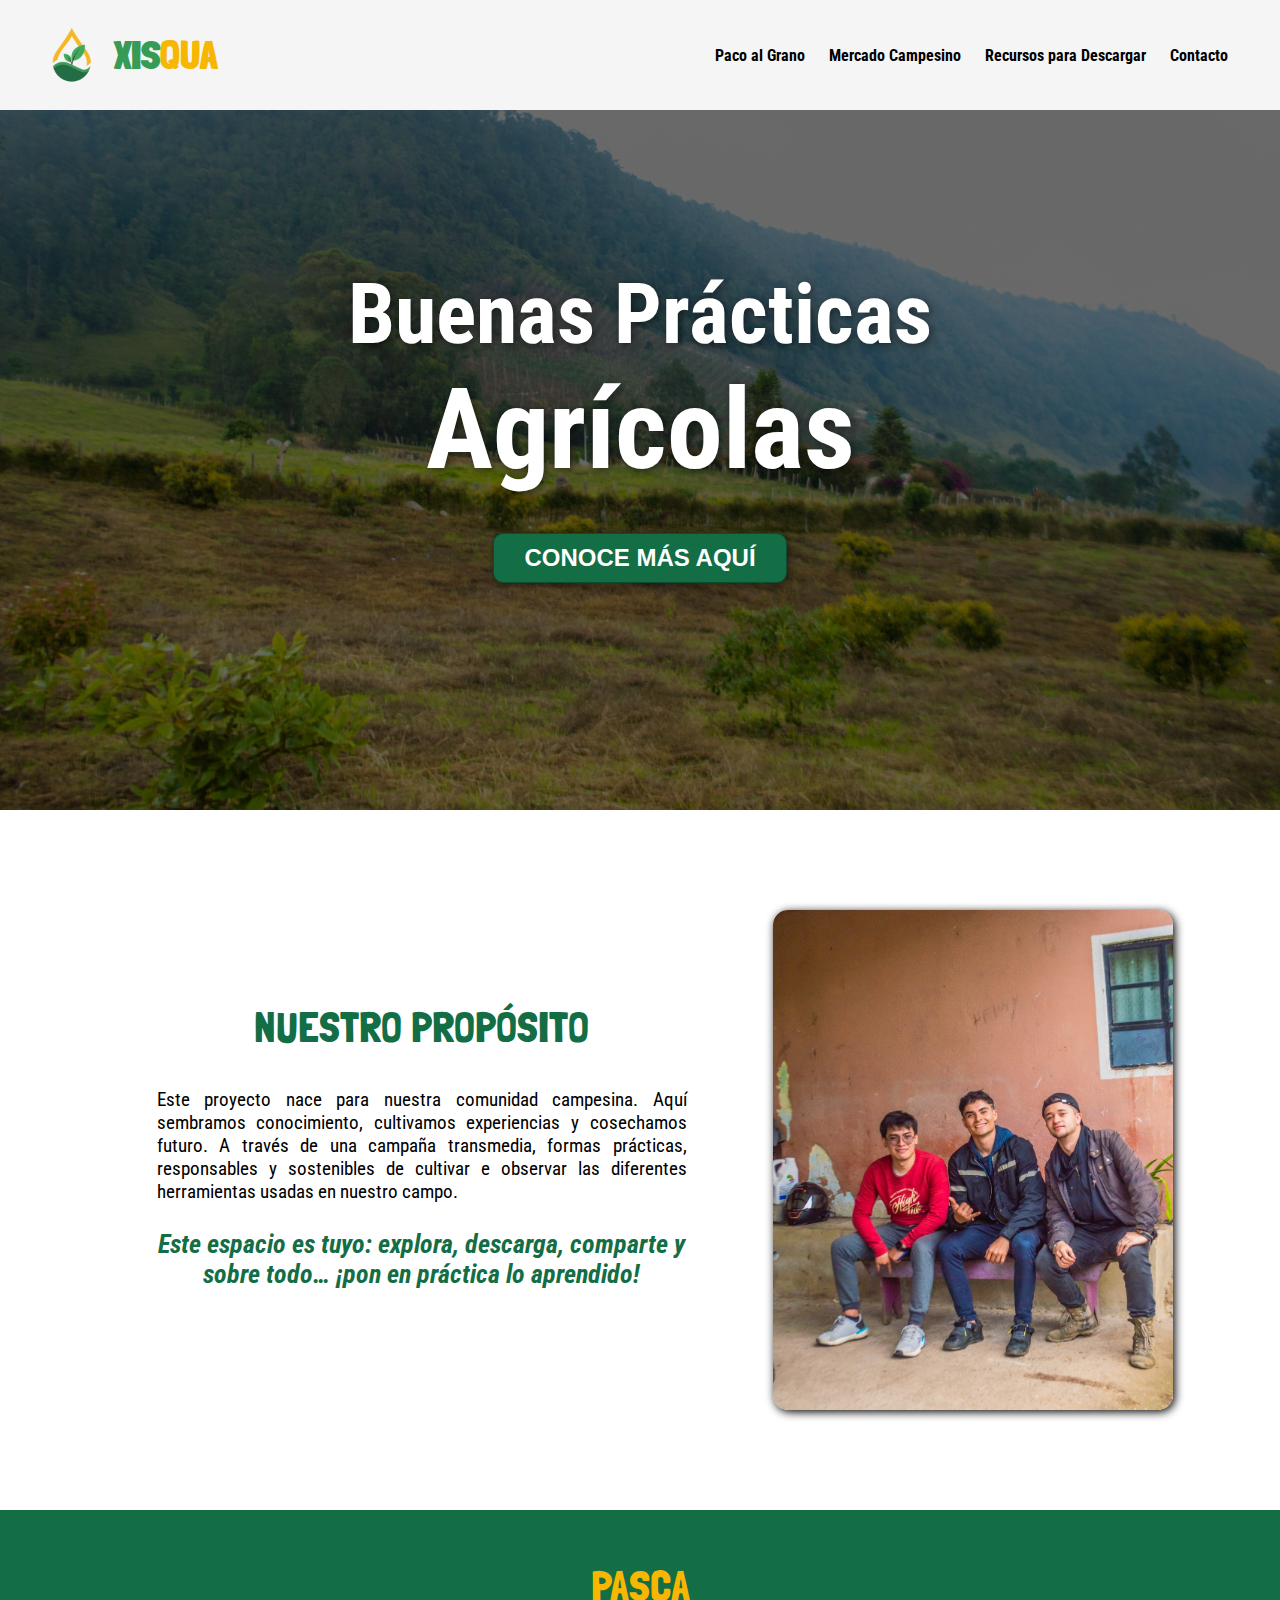
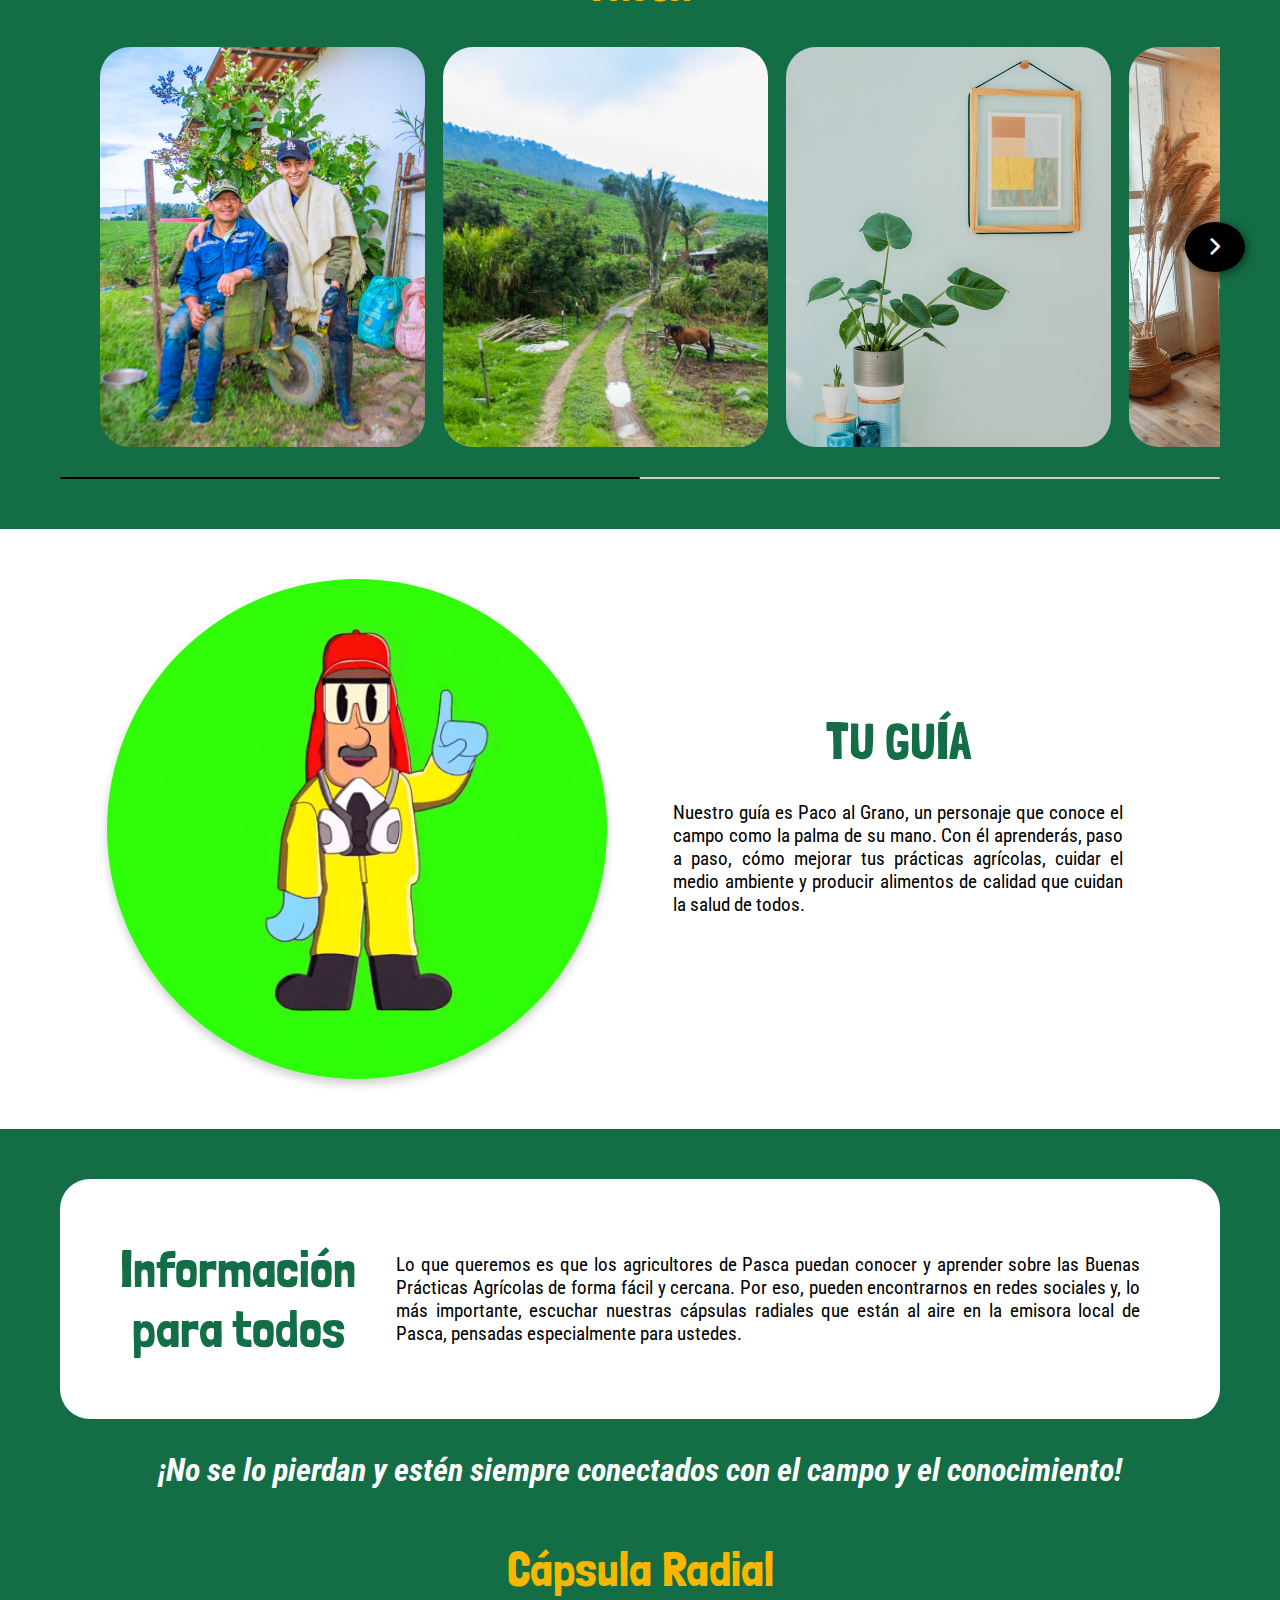
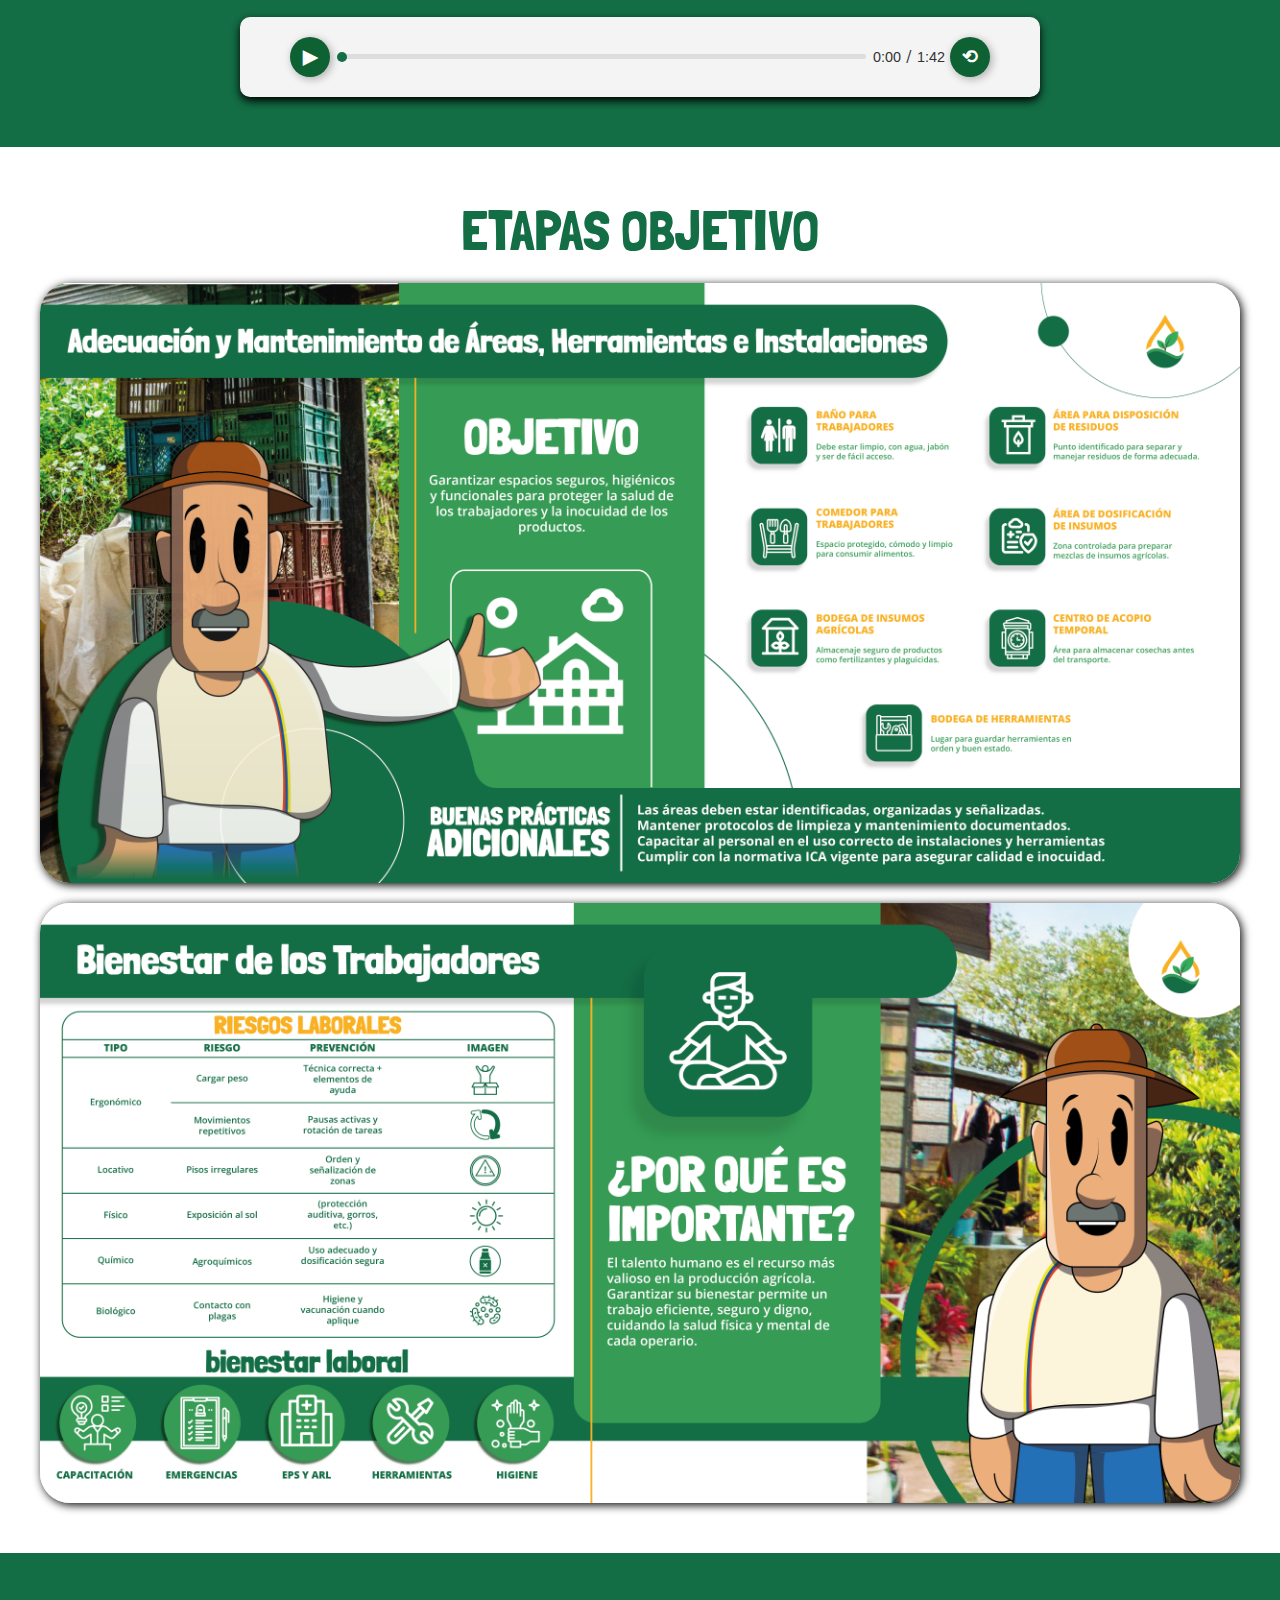
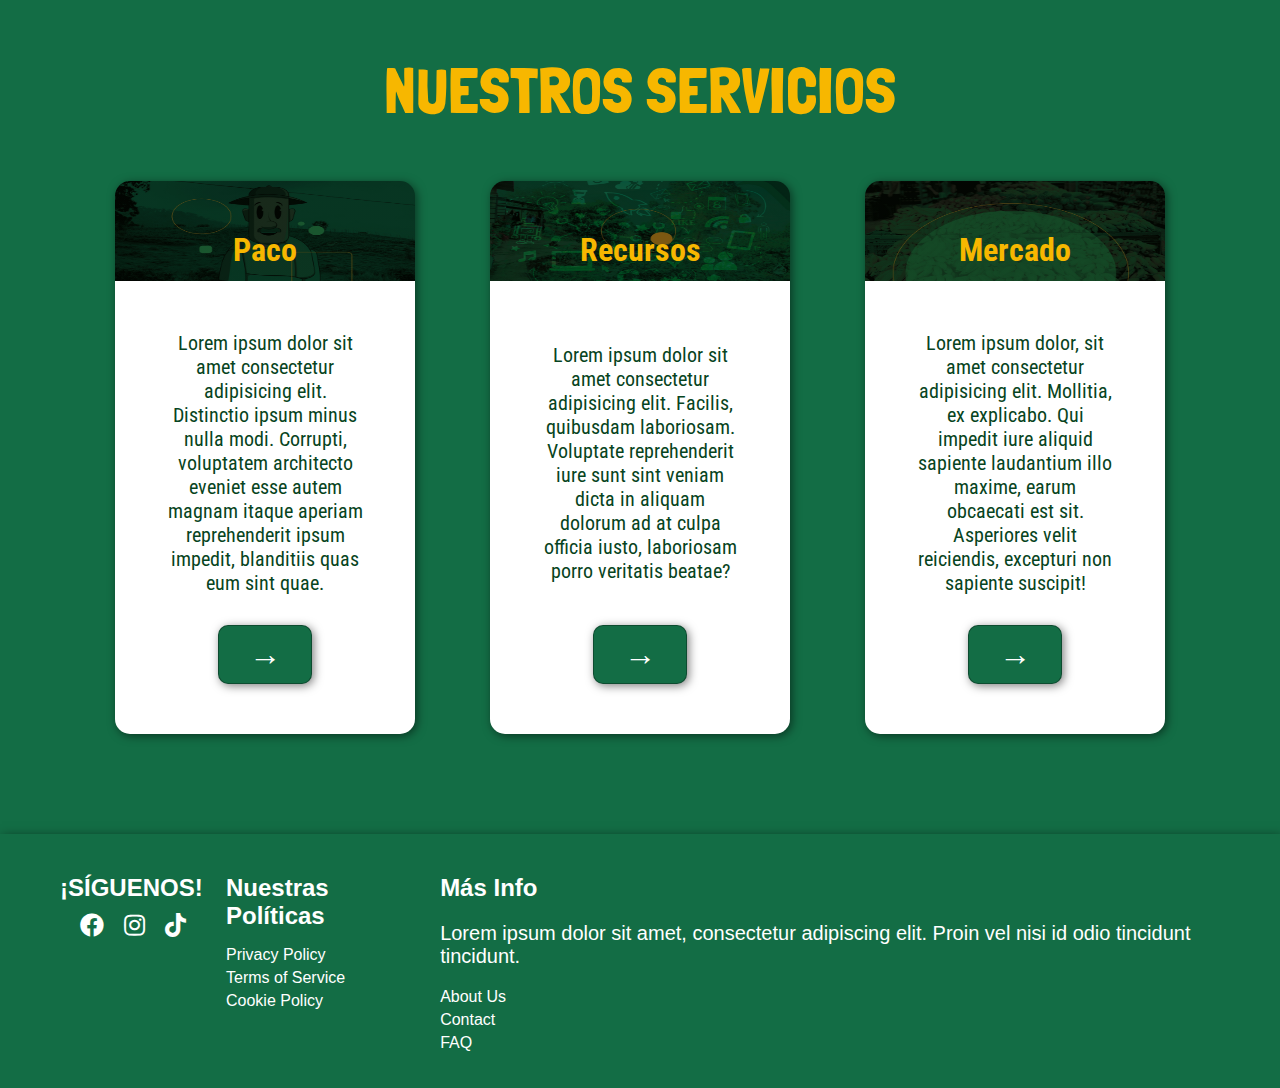
<file: index.html>
<!DOCTYPE html>
<html lang="en">
<head>
    <meta charset="UTF-8">
    <meta name="viewport" content="width=device-width, initial-scale=1.0">
    <title>Proyecto Buenas Practicas Agricolas </title>
    <link rel="stylesheet" href="style.css">
    <link href="https://cdnjs.cloudflare.com/ajax/libs/font-awesome/5.15.4/css/all.min.css" rel="stylesheet">
    <link rel="stylesheet" href="https://fonts.googleapis.com/css2?family=Material+Symbols+Rounded:opsz,wght,FILL,GRAD@48,400,0,0"/>
    
</head>
<body>
    <header>
        <div class="container">
            <div class="container_logo">
                <a href="index.html" class="img-logo">
                    <img  src="media BPA/Logo_img.png" alt="XISQUA Logo">
                </a>
                <a href="index.html" class="logo">
                    <span class="xis">XIS</span><span class="qua">QUA</span>
                </a>
            </div>
            <nav>   
                <a href="Paco.html">Paco al Grano</a>
                <a href="Mercado campesino.html">Mercado Campesino</a>
                <a href="Recursos.html">Recursos para Descargar</a>
                <a href="#">Contacto</a>
            </nav>
        </div>
    </header>
    <main>
        <!-- 'seccion 1' -->
        <section id="hero">
            <div class="title-container">
                <h1>
                  <span class="large-text">Buenas Prácticas</span>
                  <span class="small-text">Agrícolas</span>
                </h1>
              </div>
            <form action="link">
                <button class="btn_1">
                    CONOCE MÁS AQUÍ
                </button>
            </form>
        </section>
        <!-- seccion 2 -->
        <section id="son">
            <div class="container">
                <div class="texto">
                    <h2>NUESTRO PROPÓSITO</h2> 
                    <p class="p_1">Este proyecto nace  para nuestra comunidad campesina. Aquí sembramos conocimiento, cultivamos experiencias y cosechamos futuro. A través de una campaña transmedia, formas prácticas, responsables y sostenibles de cultivar e observar las diferentes herramientas usadas en nuestro campo.</p>
                    <p class="p_2">Este proyecto nace  para nuestra comunidad campesina. Aquí sembramos conocimiento, cultivamos experiencias y cosechamos futuro.</p> 
                    <p class="p_3">Este espacio es tuyo: explora, descarga, comparte y sobre todo… ¡pon en práctica lo aprendido!</p> 
                    </p>
                </div>
                <aside class="img-container"></aside> 
            </div>
        </section>
        <!-- seccion 3 -->
        <section id="carrusel">
            <div class="container">
                <h2>PASCA</h2>
                <div class="slider-wrapper">
                    <ul class="image-list">
                        <button id="prev-slide" class="slide-button material-symbols-rounded">
                            chevron_left
                        </button>
                    <img class="image-item" src="media BPA/Imagenes Carrusel/img-1.jpg" alt="img-1" />
                    <img class="image-item" src="media BPA/Imagenes Carrusel/img-2.jpg" alt="img-2" />
                    <img class="image-item" src="media BPA/Imagenes Carrusel/img-3.jpg" alt="img-3" />
                    <img class="image-item" src="media BPA/Imagenes Carrusel/img-4.jpg" alt="img-4" />
                    <img class="image-item" src="media BPA/Imagenes Carrusel/img-5.jpg" alt="img-5" />
                    <img class="image-item" src="media BPA/Imagenes Carrusel/img-6.jpg" alt="img-6" />
                    <img class="image-item" src="media BPA/Imagenes Carrusel/img-7.jpg" alt="img-7" />
                    <img class="image-item" src="media BPA/Imagenes Carrusel/img-8.jpg" alt="img-8" />
                    <img class="image-item" src="media BPA/Imagenes Carrusel/img-9.jpg" alt="img-9" />
                    <img class="image-item" src="media BPA/Imagenes Carrusel/img-10.jpg" alt="img-10" />
                    </ul>
                    <button id="next-slide" class="slide-button material-symbols-rounded">
                        chevron_right
                    </button>
                </div>
                <div class="slider-scrollbar">
                    <div class="scrollbar-track">
                    <div class="scrollbar-thumb"></div>
                    </div>
                </div>
            </div>
        </section>

        <!-- seccion 4 -->

        <section id="Guia">
            <div class="container">
                <div class="container_contenido">
                    <aside class="img-container"></aside>
                    <div class="parrafo">
                        <h2>TU GUÍA </h2> 
                        <p class="p_2">Nuestro guía es Paco al Grano, un personaje que conoce el campo como la palma de su mano. Con él aprenderás, paso a paso, cómo mejorar tus prácticas agrícolas, cuidar el medio ambiente y producir alimentos de calidad que cuidan la salud de todos.
                        </p> 
                    </div>   
                </div>
                
            </div>
        </section>

        <!-- seccion 5 -->

        <section id="Radio">
            <div class="container">
                <div class="contenido_r">
                    <h2> Información para todos </h2>
                    <p class="p-1">Lo que queremos es que los agricultores de Pasca puedan conocer y aprender sobre las Buenas Prácticas Agrícolas de forma fácil y cercana. Por eso, pueden encontrarnos en redes sociales y, lo más importante, escuchar nuestras cápsulas radiales que están al aire en la emisora local de Pasca, pensadas especialmente para ustedes.</p>
                </div>
                <p class="p-2">¡No se lo pierdan y estén siempre conectados con el campo y el conocimiento!</p>
                <h3 class="titulo_1">Cápsula Radial</h3>
                <div id="custom-audio-player">
                    <div class="audio-container">
                        <button id="play-pause" class="play">▶</button>
                        <input type="range" id="progress-bar" value="0" min="0" max="100" step="1">
                        <span id="current-time">0:00</span><span class="bar">/</span><span id="duration">0:00</span>
                        <button id="reset">⟲</button>
                        <audio id="audio" src="media BPA/Podcast 2.mp3"></audio>
                    </div>
                </div>
            </div>
        </section>
        
        <!-- seccion 6 -->
    
        <section id="Infografia">
            <div class="container">
                <div class="titulo">
                    <h2> ETAPAS OBJETIVO </h2> 
                </div>                
                <div class="texto">
                    <p>En esta campaña nos enfocamos en dos etapas fundamentales de las Buenas Prácticas Agrícolas: <span >adecuación y mantenimiento de las áreas, herramientas e instalaciones, y el bienestar de los trabajadores</span>. Queremos promover espacios de trabajo organizados y seguros, así como condiciones laborales que protejan la salud de quienes día a día cultivan la tierra.</p> 
                </div>
                <div class="img-container-iconos">
                    <div class="icono_1">
                        <p>Etapa 1</p>
                    </div>
                    <div class="icono_2">
                        <p>Etapa 2</p>
                    </div>
                </div>
                <div class="img-container"></div>
                <div class="img-container_1"></div>  
            </div>
        </section>
                           
        <!-- seccion 7  -->
    
        <section id="nuestros-servicios">
            <div class="container">
                <h2>NUESTROS SERVICIOS</h2>
                <div class="programas"> 
                    <div class="carta">
                        <h3>Paco</h3>
                        <p>Lorem ipsum dolor sit amet consectetur adipisicing elit. Distinctio ipsum minus nulla modi. Corrupti, voluptatem architecto eveniet esse autem magnam itaque aperiam reprehenderit ipsum impedit, blanditiis quas eum sint quae.</p>
                        <button>→</button>
                    </div>
                    <div class="carta">
                        <h3>Recursos</h3>
                        <p>Lorem ipsum dolor sit amet consectetur adipisicing elit. Facilis, quibusdam laboriosam. Voluptate reprehenderit iure sunt sint veniam dicta in aliquam dolorum ad at culpa officia iusto, laboriosam porro veritatis beatae?</p>
                        <button>→</button>
                    </div>
                    <div class="carta">
                        <h3>Mercado</h3>
                        <p>Lorem ipsum dolor, sit amet consectetur adipisicing elit. Mollitia, ex explicabo. Qui impedit iure aliquid sapiente laudantium illo maxime, earum obcaecati est sit. Asperiores velit reiciendis, excepturi non sapiente suscipit!</p>
                        <button>→</button>
                    </div>
                </div>
            </div>
        </section>
    
        <section id="blank">
            <div class="container"></div>
        </section>
        
    </main>
    <footer>
        <div class="container">
            <!-- Follow Us Section -->
            <article>
                <h2>¡SÍGUENOS!</h2>
                <div class="social-icons">
                    <a href="https://www.facebook.com/profile.php?id=61575567170437" target="_blank" aria-label="Facebook"><i class="fab fa-facebook"></i></a>
                    <a href="https://www.instagram.com/pacoalgrano/" target="_blank" aria-label="Instagram"><i class="fab fa-instagram"></i></a>
                    <a href="https://www.tiktok.com/@pacoalgrano" target="_blank" aria-label="TikTok"><i class="fab fa-tiktok"></i></a>
                </div>
            </article>
            <!-- Our Policies Section -->
            <section>
                <h2>Nuestras Políticas</h2>
                <ul>
                    <li><a href="#">Privacy Policy</a></li>
                    <li><a href="#">Terms of Service</a></li>
                    <li><a href="#">Cookie Policy</a></li>
                </ul>
            </section>
    
            <!-- More Info Section -->
            <section>
                <h2>Más Info</h2>
                <p>Lorem ipsum dolor sit amet, consectetur adipiscing elit. Proin vel nisi id odio tincidunt tincidunt.</p>
                <ul>
                    <li><a href="#">About Us</a></li>
                    <li><a href="#">Contact</a></li>
                    <li><a href="#">FAQ</a></li>
                </ul>
            </section>
        </div>
    </footer>
    
    <script src="script.js" defer></script>
</body>
</html>
</file>
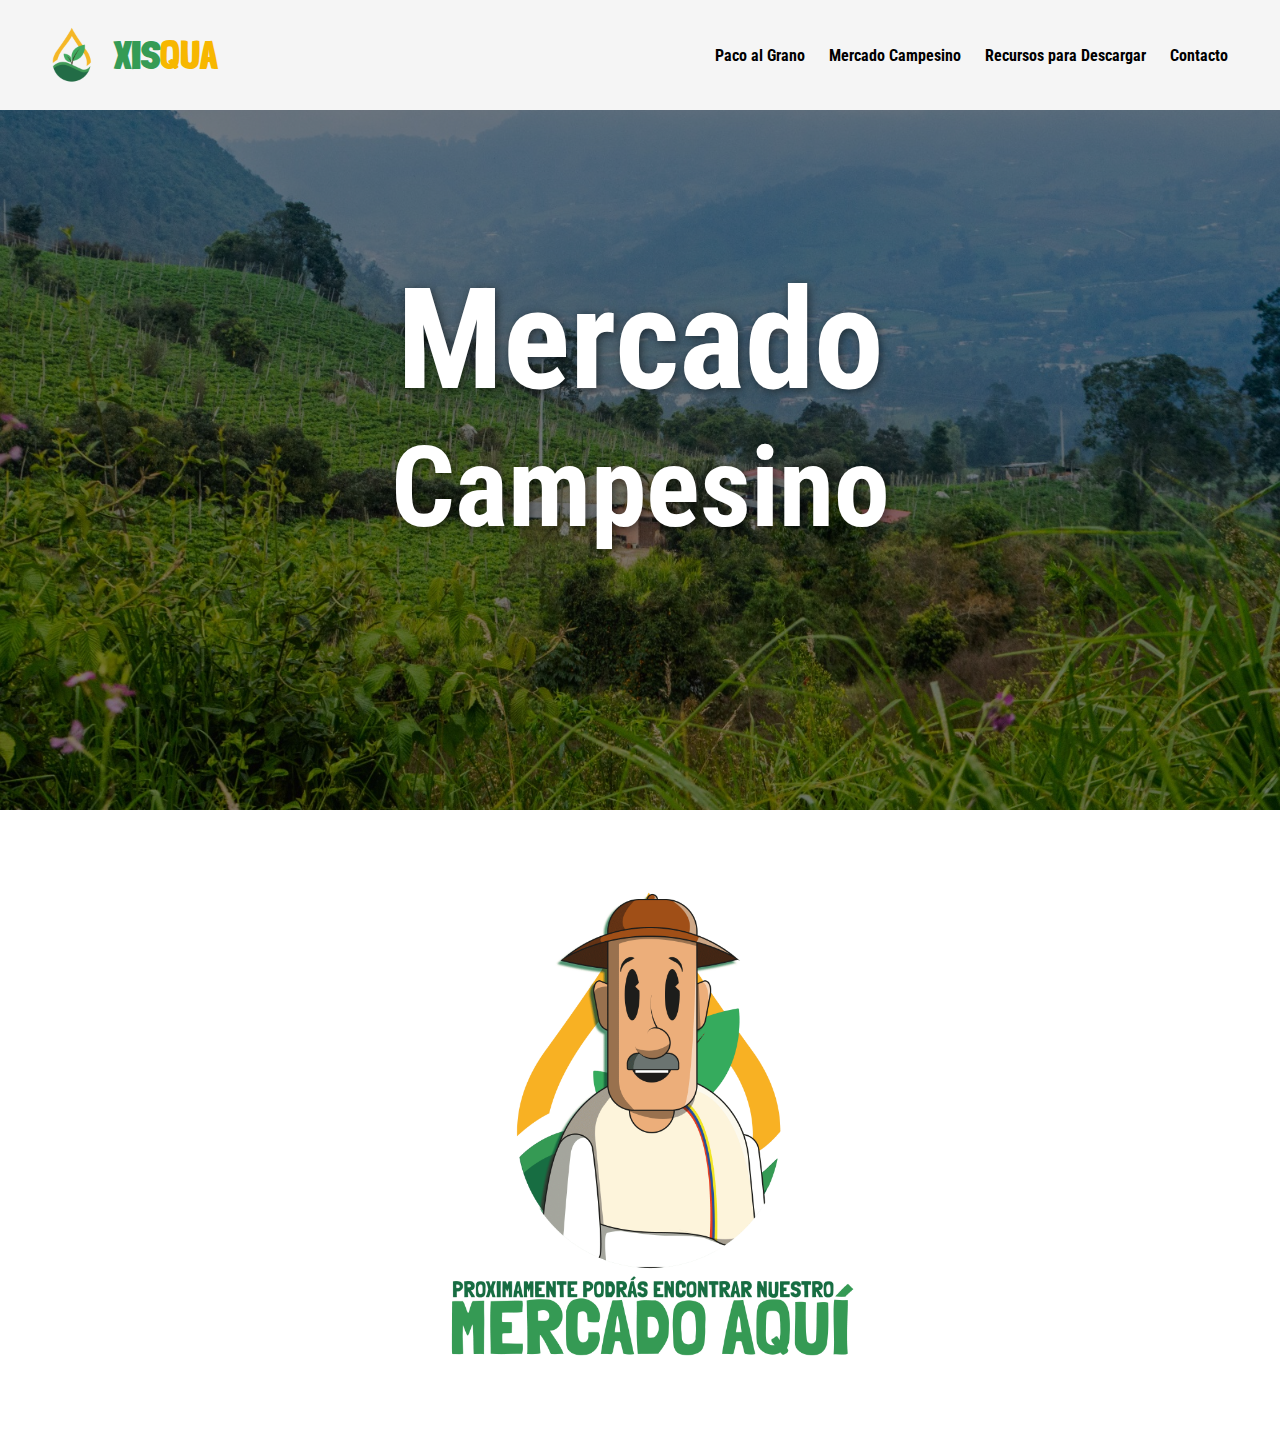
<file: Mercado campesino.html>
<!DOCTYPE html>
<html lang="en">
<head>
    <meta charset="UTF-8">
    <meta name="viewport" content="width=device-width, initial-scale=1.0">
    <title>Proyecto Buenas Practicas Agricolas </title>
    <link rel="stylesheet" href="style_mercado.css">
    <link href="https://cdnjs.cloudflare.com/ajax/libs/font-awesome/5.15.4/css/all.min.css" rel="stylesheet">
    <link rel="stylesheet" href="https://fonts.googleapis.com/css2?family=Material+Symbols+Rounded:opsz,wght,FILL,GRAD@48,400,0,0"/>
</head>
<body>
    <header>
        <div class="container">
            <div class="container_logo">
                <a href="index.html" class="img-logo">
                    <img  src="media BPA/Logo_img.png" alt="XISQUA Logo">
                </a>
                <a href="index.html" class="logo">
                    <span class="xis">XIS</span><span class="qua">QUA</span>
                </a>
            </div>
            <nav>   
                <a href="Paco.html">Paco al Grano</a>
                <a href="Mercado campesino.html">Mercado Campesino</a>
                <a href="Recursos.html">Recursos para Descargar</a>
                <a href="#">Contacto</a>
            </nav>
        </div>
    </header>
    <main>
        <!-- 'seccion 1' -->
        <section id="hero">
            <div class="title-container">
                <h1>
                  <span class="large-text">Mercado</span>
                  <span class="small-text">Campesino</span>
                </h1>
              </div>
        </section>

        <!-- 'seccion 2' -->

        <section id="market">
            <div class="container">
                <div class="img-container"></div>
            </div>
        </section>    

    </main>
    <script src="" defer></script>      
</body>
</html>
</file>
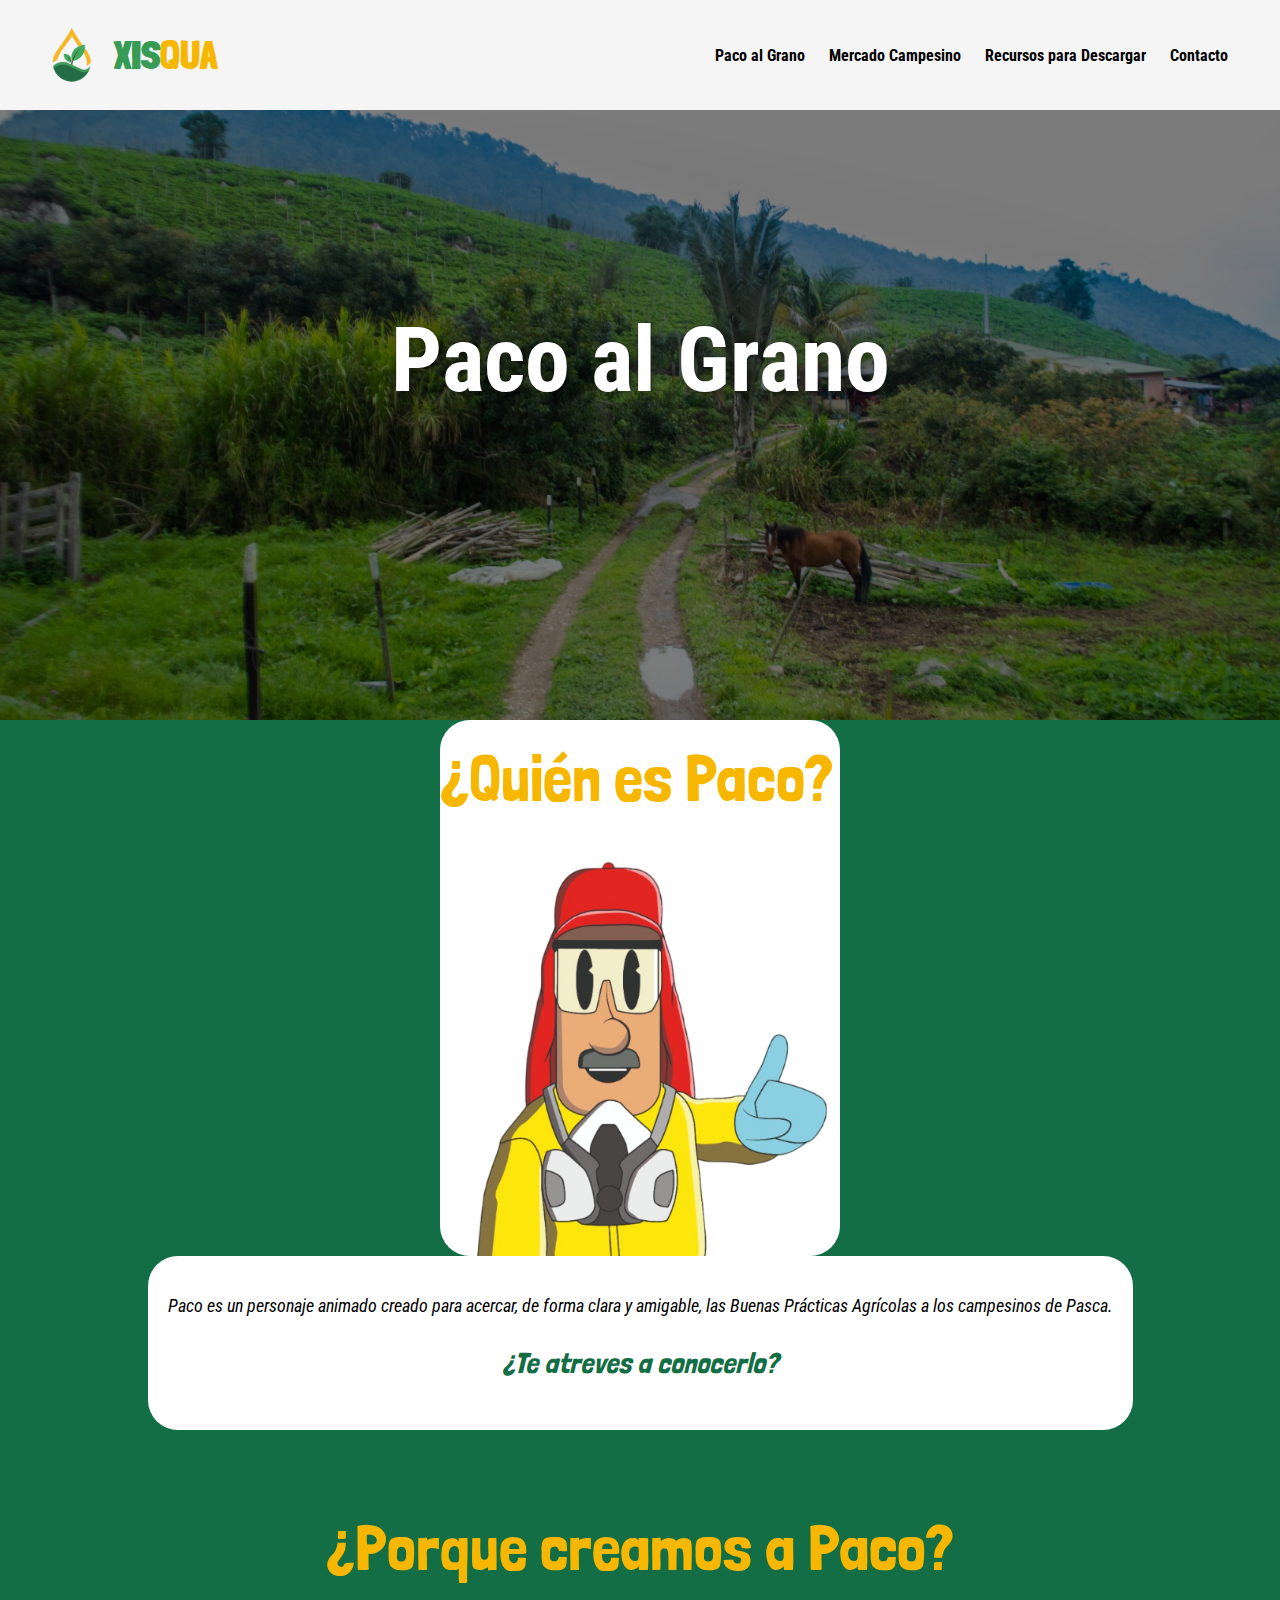
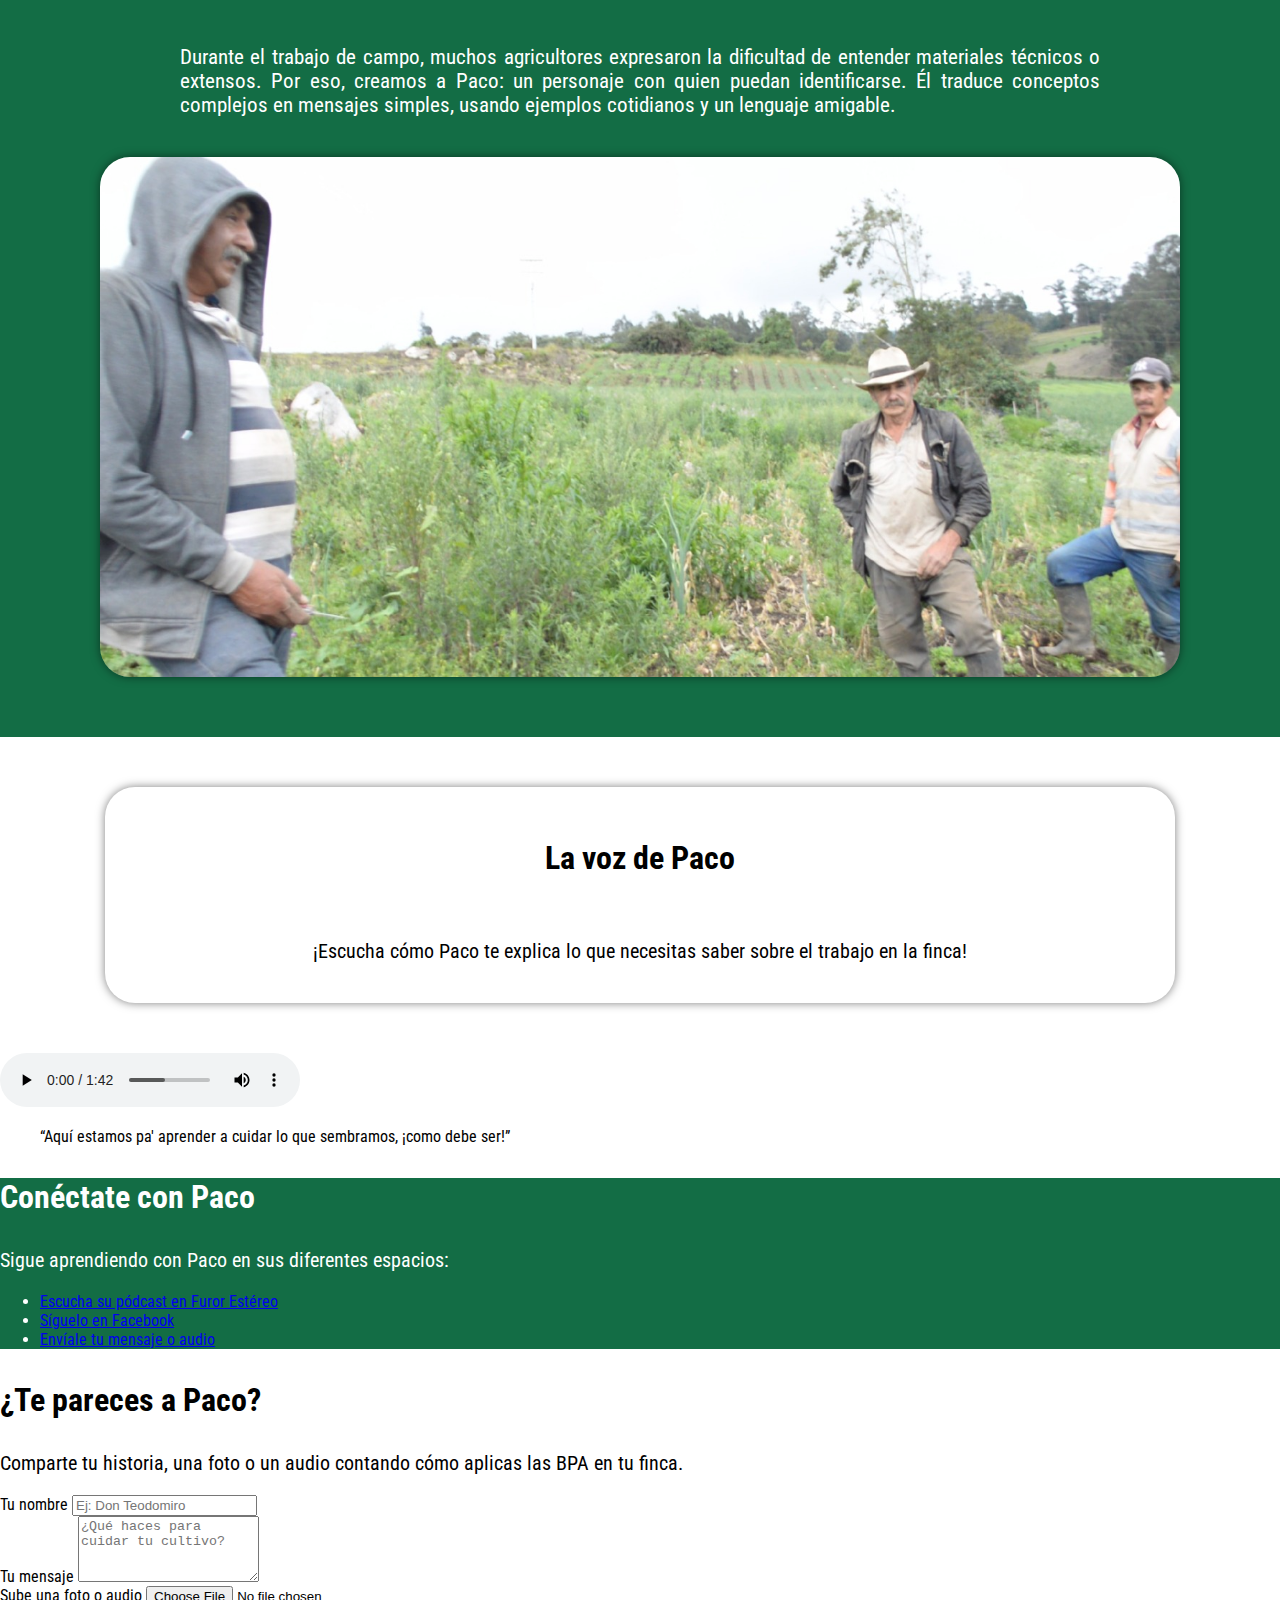
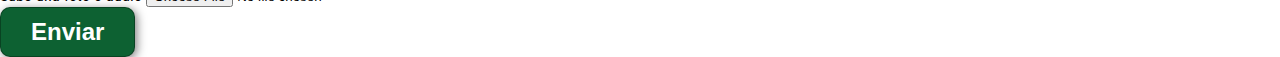
<file: Paco.html>
<!DOCTYPE html>
<html lang="en">
<head>
    <meta charset="UTF-8">
    <meta name="viewport" content="width=device-width, initial-scale=1.0">
    <title>Proyecto Buenas Practicas Agricolas </title>
    <link rel="stylesheet" href="style_paco.css">
    <link href="https://cdnjs.cloudflare.com/ajax/libs/font-awesome/5.15.4/css/all.min.css" rel="stylesheet">
    <link rel="stylesheet" href="https://fonts.googleapis.com/css2?family=Material+Symbols+Rounded:opsz,wght,FILL,GRAD@48,400,0,0"/>
</head>
<body>
    <header>
        <div class="container">
            <div class="container_logo">
                <a href="index.html" class="img-logo">
                    <img  src="media BPA/Logo_img.png" alt="XISQUA Logo">
                </a>
                <a href="index.html" class="logo">
                    <span class="xis">XIS</span><span class="qua">QUA</span>
                </a>
            </div>
            <nav>   
                <a href="Paco.html">Paco al Grano</a>
                <a href="Mercado campesino.html">Mercado Campesino</a>
                <a href="Recursos.html">Recursos para Descargar</a>
                <a href="#">Contacto</a>
            </nav>
        </div>
    </header>
    <main>
        <!-- 'seccion 1' -->
        <section id="hero">
            <div class="title-container">
                <h1>
                  <span class="large-text">Paco al Grano</span>
                  
                </h1>
              </div>
            </form>
        </section>

        <!-- section 2 -->

        <section id="anfitrión">
            <div class="container_paco_1">
                <div class="tp_1">
                    <h2>¿Quién es Paco?</h2>
                    <div class="img-container"></div>
                </div>
            </div>
            <div class="container_paco_2">
                <div class="texto_2">
                    
                    <p class="p_1">Paco es un personaje animado creado para acercar, de forma clara y amigable, las Buenas Prácticas Agrícolas a los campesinos de Pasca.</p><p class="p_2">¿Te atreves a conocerlo?</p>
                </div>
            </div>
            <div class="container">
                <div class="texto_1"> 
                    <div class="img-container"></div>
                    <h2 class="titulo"> Con tu anfitrión: Paco al Grano</h2>
                    <p class="tp_1">¡Hola, amigo campesino, productor o ciudadano comprometido!</p><p class="tp_2">Soy <span class="subrayado">Paco al Grano</span> y te doy la bienvenida a este espacio creado especialmente para ti. Aquí encontrarás <span>contenidos prácticos, claros y útiles</span> desarrollados por nuestro equipo para ayudarte a mejorar tus prácticas agrícolas. </p>    
                </div>
            </div>
            
        </section>

        <!-- section 3 -->

        <section id="quien_es">
            
            <div class="container">
                <div class="texto_1">
                    <h2 class="titulo">Creación</h2>
                    <div class="image-grid">
                        <div class="grid-item big"><img src="media BPA/Paco_gif.gif" alt="Big"></div>
                        <div class="grid-item small"><img src="media BPA/Paco_line.jpg" alt="Small 1"></div>
                        <div class="grid-item small"><img src="media BPA/Paco_color.jpg" alt="Small 2"></div>
                        <div class="grid-item small"><img src="media BPA/Paco_shadow.jpg" alt="Small 3"></div>
                    </div>
                    
                    <p class="tp_1">Paco es un personaje animado creado para representar al agricultor colombiano. Surge como respuesta a la necesidad de generar empatía con los campesinos de Pasca, buscando facilitar la comunicación de las Buenas Prácticas Agrícolas (BPA) de forma clara, cercana y efectiva. </p>    
                </div>
            </div>
            
        </section>

        <!-- section 4 -->

         <section id="porque">
            
            <div class="container">
                <div class="texto_1">
                    <h2 class="titulo">¿Porque creamos a Paco?</h2>
                    <p class="tp_1"> Durante el trabajo de campo, muchos agricultores expresaron la dificultad de entender materiales técnicos o extensos. Por eso, creamos a Paco: un personaje con quien puedan identificarse. Él traduce conceptos complejos en mensajes simples, usando ejemplos cotidianos y un lenguaje amigable. </p>
                    <div class="img-container"></div>    
                </div>
            </div>
            
        </section>

        <section id="voz">
            
            <div class="container">
                <div class="texto_1">
                    <h3 class="text-2xl font-semibold mb-2">La voz de Paco</h3>
                    <p class="text-lg mb-4">
                    ¡Escucha cómo Paco te explica lo que necesitas saber sobre el trabajo en la finca!
                    </p>
                </div>
            </div>            
            <audio controls class="w-full max-w-md">
            <source src="media BPA\Podcast 2.mp3" type="audio/mpeg">
            Tu navegador no soporta audio HTML.
            </audio>
            <blockquote class="mt-4 italic text-green-800">
            “Aquí estamos pa' aprender a cuidar lo que sembramos, ¡como debe ser!”
            </blockquote>
        </section>

        <section id="conectate">
            <h3 class="text-2xl font-semibold mb-2">Conéctate con Paco</h3>
            <p class="text-lg mb-4">
            Sigue aprendiendo con Paco en sus diferentes espacios:
            </p>
            <ul class="list-disc list-inside text-lg space-y-1">
                <li><a href="#" class="text-green-600 hover:underline">Escucha su pódcast en Furor Estéreo</a></li>
                <li><a href="#" class="text-green-600 hover:underline">Síguelo en Facebook</a></li>
                <li><a href="#" class="text-green-600 hover:underline">Envíale tu mensaje o audio</a></li>
            </ul>
        </section>

        <section id="te_pareces">
            <h3 class="text-2xl font-semibold mb-2">¿Te pareces a Paco?</h3>
            <p class="text-lg mb-4">
            Comparte tu historia, una foto o un audio contando cómo aplicas las BPA en tu finca.
            </p>
            <form class="bg-gray-100 p-6 rounded shadow-md space-y-4">
            <div>
                <label class="block mb-1 font-semibold">Tu nombre</label>
                <input type="text" class="w-full border rounded px-3 py-2" placeholder="Ej: Don Teodomiro">
            </div>
            <div>
                <label class="block mb-1 font-semibold">Tu mensaje</label>
                <textarea class="w-full border rounded px-3 py-2" rows="4" placeholder="¿Qué haces para cuidar tu cultivo?"></textarea>
            </div>
            <div>
                <label class="block mb-1 font-semibold">Sube una foto o audio</label>
                <input type="file">
            </div>
            <button type="submit" class="bg-green-700 text-white px-4 py-2 rounded hover:bg-green-800">Enviar</button>
            </form>
        </section>



    </main>
    <script src="" defer></script>      
</body>
</html>
</file>
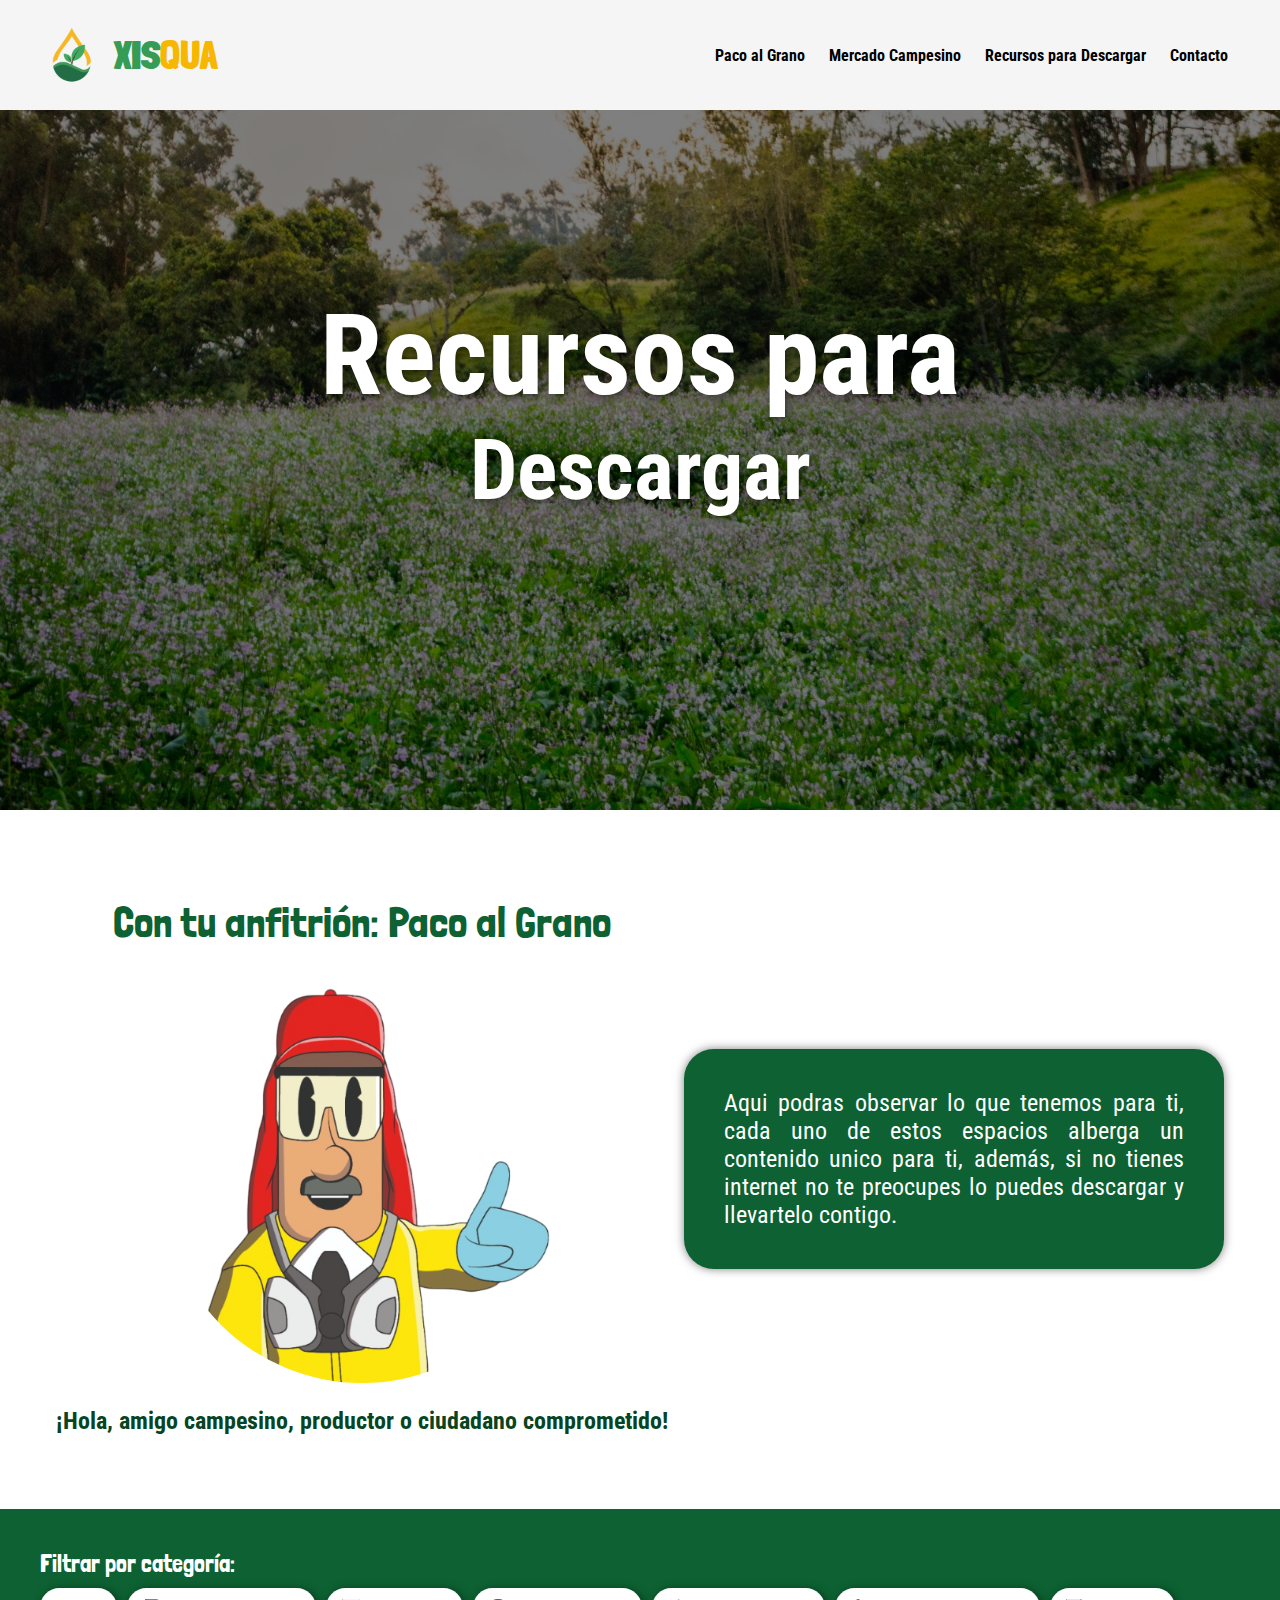
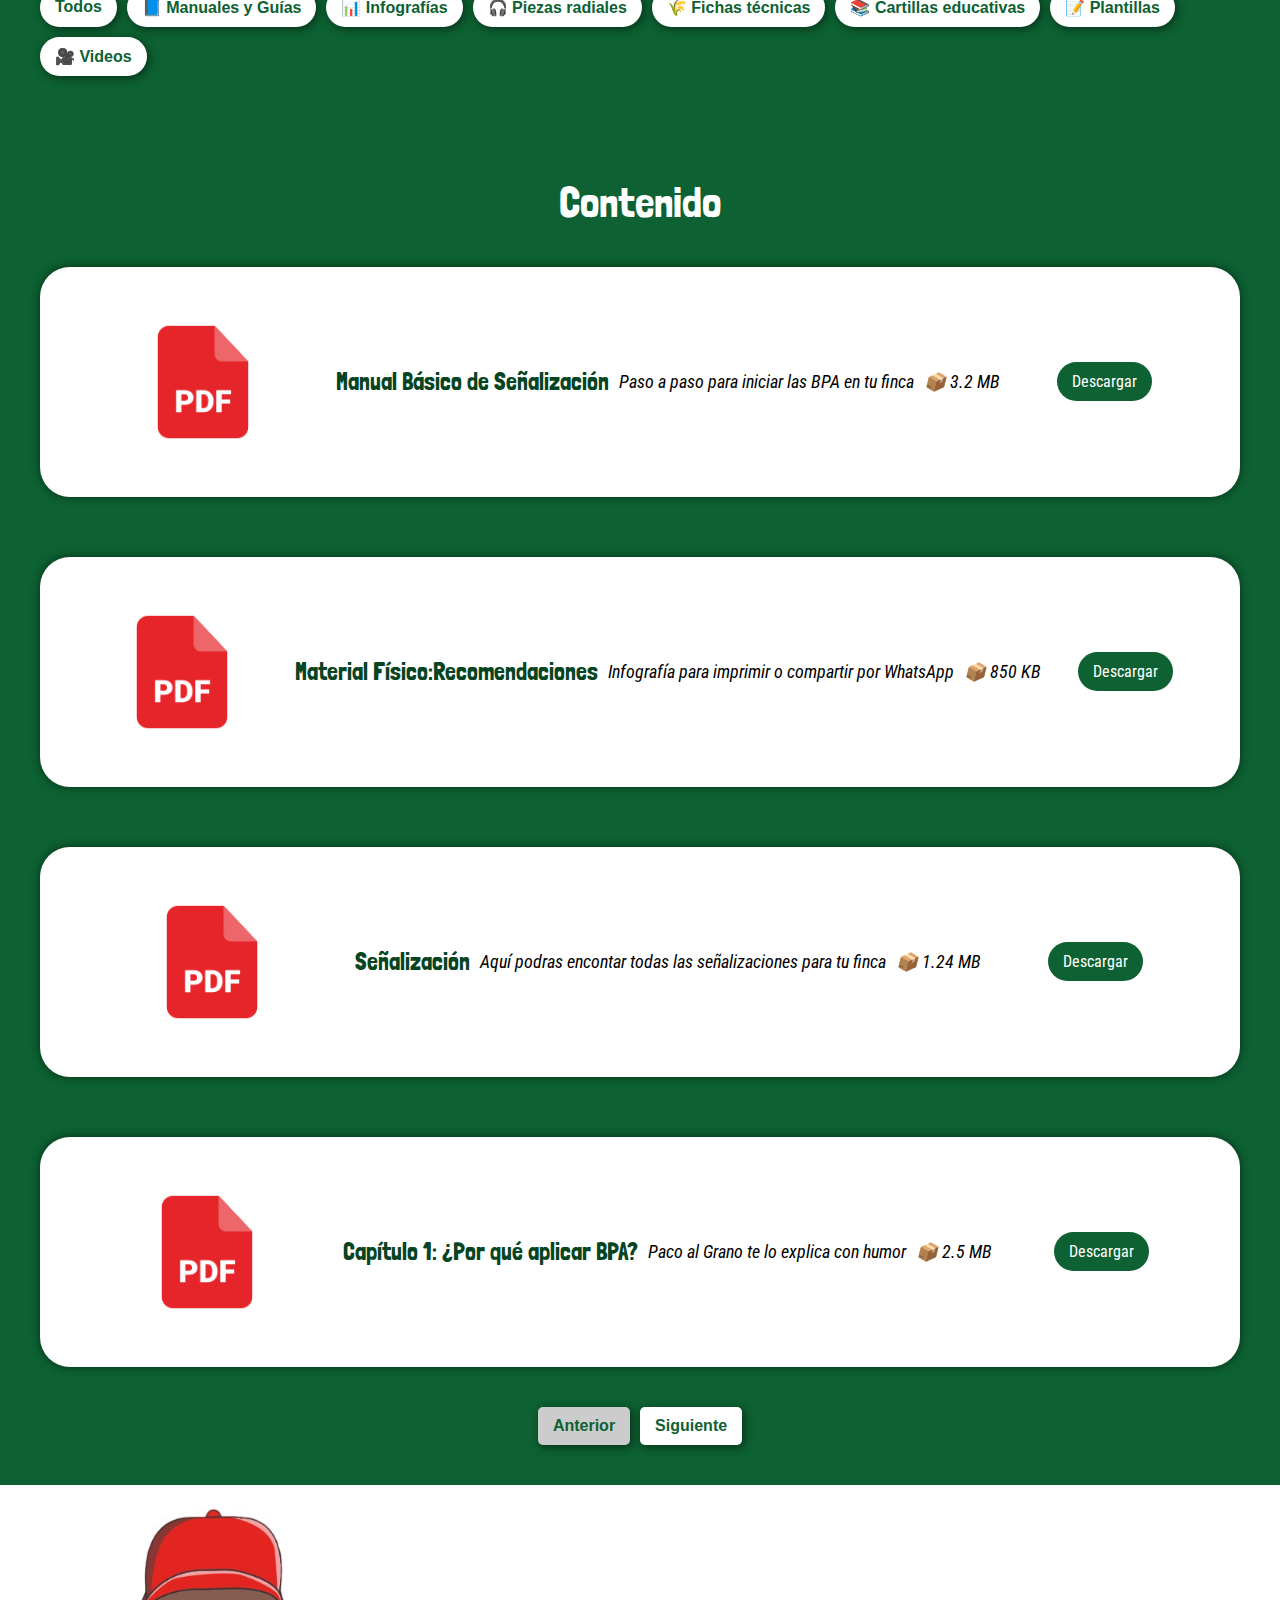
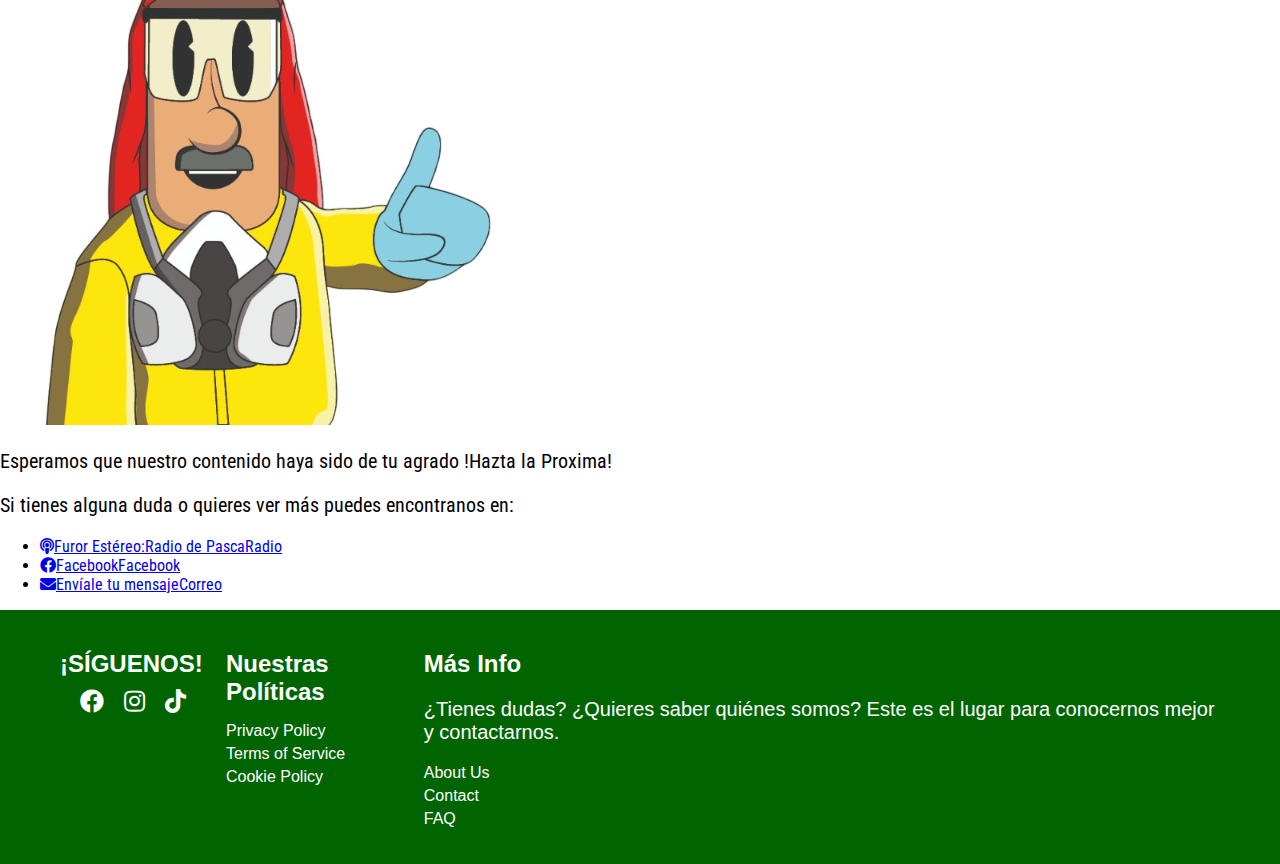
<file: Recursos.html>
<!DOCTYPE html>
<html lang="en">
<head>
    <meta charset="UTF-8">
    <meta name="viewport" content="width=device-width, initial-scale=1.0">
    <title>Proyecto Buenas Practicas Agricolas </title>
    <link rel="stylesheet" href="style_recursos.css">
    <link href="https://cdnjs.cloudflare.com/ajax/libs/font-awesome/5.15.4/css/all.min.css" rel="stylesheet">
    <link rel="stylesheet" href="https://fonts.googleapis.com/css2?family=Material+Symbols+Rounded:opsz,wght,FILL,GRAD@48,400,0,0"/>
</head>
<body>
    <header>
        <div class="container">
            <div class="container_logo">
                <a href="index.html" class="img-logo">
                    <img  src="media BPA/Logo_img.png" alt="XISQUA Logo">
                </a>
                <a href="index.html" class="logo">
                    <span class="xis">XIS</span><span class="qua">QUA</span>
                </a>
            </div>
            <nav>   
                <a href="Paco.html">Paco al Grano</a>
                <a href="Mercado campesino.html">Mercado Campesino</a>
                <a href="Recursos.html">Recursos para Descargar</a>
                <a href="Contacto.html">Contacto</a>
            </nav>
        </div>
    </header>
    <main>
        <!-- 'seccion 1' -->
        <section id="hero">
            <div class="title-container">
                <h1>
                  <span class="large-text">Recursos para</span>
                  <span class="small-text">Descargar</span>
                </h1>
              </div>
        </section>

        <!-- section 2 -->

        <section id="anfitrión">
            <div class="container">
                <div class="texto_1">
                    <h2 class="titulo"> Con tu anfitrión: Paco al Grano</h2>
                    <div class="img-container"></div>
                    <p class="tp_1">¡Hola, amigo campesino, productor o ciudadano comprometido!</p><p class="tp_2">Soy <span class="subrayado">Paco al Grano</span> y te doy la bienvenida a este espacio creado especialmente para ti. Aquí encontrarás <span>contenidos prácticos, claros y útiles</span> desarrollados por nuestro equipo para ayudarte a mejorar tus prácticas agrícolas. </p>    
                </div>
                <div class="texto_2">
                    <p class="tp_3">Aqui podras observar lo que tenemos para ti, cada uno de estos espacios alberga un contenido unico para ti, además, si no tienes internet no te preocupes lo puedes descargar y llevartelo contigo. </p>    
                </div>
            </div>
            
        </section>

        <!-- section 3 -->

        <section id="categorias">
            <div class="container">
                <span class="subrayado_container">Filtrar por categoría:</span>
                <div class="container_categorias">

                    <button class="boton_1" data-filter="all">Todos</button>
                    <button class="boton_2" data-filter="manuales">📘 Manuales y Guías</button>
                    <button class="boton_3" data-filter="infografias">📊 Infografías</button>
                    <button class="boton_4" data-filter="radiales">🎧 Piezas radiales</button>
                    <button class="boton_5" data-filter="fichas">🌾 Fichas técnicas</button>
                    <button class="boton_6" data-filter="cartillas">📚 Cartillas educativas</button>
                    <button class="boton_7" data-filter="plantillas">📝 Plantillas</button>
                    <button class="boton_8" data-filter="videos">🎥 Videos</button>

                </div>
            </div>
            
        </section>

        <!-- section 4  -->

        <section id="contenido">
            
            <div class="container_card">
    
                <h2>Contenido</h2>
    
                <!-- Recurso 1 -->
                <div class="card" data-category="manuales" alt="Manual PDF">
                    <div class="contenedor_carta">
                        <div class="img-container" alt="Imagen_PDF"></div>
                        <h3>Manual Básico de Señalización</h3>
                        <p >Paso a paso para iniciar las BPA en tu finca</p>
                        <p >📦 3.2 MB</p>
                        <a class="boton_descarga" target="_blank" href="Documentos\Manual de señalización.pdf">Descargar</a>
                    </div>
                </div>
    
                <!-- Recurso 2 -->
                <div class="card" data-category="infografias" alt="Manual señalización">
                    <div class="contenedor_carta">
                        <aside class="img-container" alt="Imagen_Audio"></aside>
                        <h3>Material Físico:Recomendaciones</h3>
                        <p>Infografía para imprimir o compartir por WhatsApp</p>
                        <p>📦 850 KB</p>
                        <a href="#" class="boton_descarga"">Descargar</a>
                    </div>
                </div>
    
                <!-- Recurso 3 -->
                <div class="card" data-category="manuales">
                    <div class="contenedor_carta" >
                        <aside class="img-container" alt="Imagen_Audio"></aside>
                        <h3>Señalización</h3>
                        <p>Aquí podras encontar todas las señalizaciones para tu finca </p>
                        <p>📦 1.24 MB</p>
                        <a href="Documentos\Fisico señalización.pdf" target="_blank" class="boton_descarga">Descargar</a>
                    </div>
                </div>
    
                <!-- Recurso 4 -->
                <div class="card" data-category="radiales">
                    <div class="contenedor_carta" >
                        <aside class="img-container" alt="Imagen_Audio"></aside>
                        <h3 class="font-semibold text-lg text-green-800">Capítulo 1: ¿Por qué aplicar BPA?</h3>
                        <p class="text-sm text-gray-600">Paco al Grano te lo explica con humor</p>
                        <p class="text-xs text-gray-400">📦 2.5 MB</p>
                        <a href="media BPA\Podcast 2.mp3" target="_blank"class="boton_descarga">Descargar</a>          
                    </div>
                </div>
    
                <!-- Recurso 5 -->
                <div class="card" data-category="infografias">
                    <div class="contenedor_carta" >
                        <aside class="img-container" alt="Imagen_Audio"></aside>
                        <h3 class="font-semibold text-lg text-green-800">Bienestar de los trabajadores</h3>
                        <p class="text-sm text-gray-600">Paco al Grano te lo explica con humor</p>
                        <p class="text-xs text-gray-400">📦 2.5 MB</p>
                        <a href="#" class="boton_descarga">Descargar</a>
                    </div>
                </div>
    
                <!-- Recurso 6 -->
                <div class="card" data-category="videos">
                    <div class="contenedor_carta" >
                        <aside class="img-container" alt="Imagen_Audio"></aside>
                        <h3 class="font-semibold text-lg text-green-800">asdasd</h3>
                        <p class="text-sm text-gray-600">Paco al Grano te lo explica con humor</p>
                        <p class="text-xs text-gray-400">📦 2.5 MB</p>
                        <a href="#" class="boton_descarga">Descargar</a>
                    </div>
                </div>
    
                <!-- Recurso 7 -->
                <div class="card" data-category="videos">
                    <div class="contenedor_carta" >
                        <aside class="img-container" alt="Imagen_Audio"></aside>
                        <h3 class="font-semibold text-lg text-green-800">asdasd</h3>
                        <p class="text-sm text-gray-600">Paco al Grano te lo explica con humor</p>
                        <p class="text-xs text-gray-400">📦 2.5 MB</p>
                        <a href="#" class="boton_descarga">Descargar</a>
                    </div>
                </div>
    
                <!-- Recurso 8 -->
                <div class="card" data-category="videos">
                    <div class="contenedor_carta" >
                        <aside class="img-container" alt="Imagen_Audio"></aside>
                        <h3 class="font-semibold text-lg text-green-800">asdasd</h3>
                        <p class="text-sm text-gray-600">Paco al Grano te lo explica con humor</p>
                        <p class="text-xs text-gray-400">📦 2.5 MB</p>
                        <a href="#" class="boton_descarga">Descargar</a>
                    </div>
                </div>
    
                <!-- Agrega más tarjetas según sea necesario -->
    
            </div>
    
            <div class="pagination">
                <button class="prev">Anterior</button>
                <button class="next">Siguiente</button>
            </div>
            
        </section>

        <!-- section 5 -->

        <section id="recuerda">
            <div class="container">
                <div class="bubble-image-container">
                    <img src="media BPA/Paco.jpg" alt="Paco" class="circle-img">
                    <div class="bubble">
                        <p class="bubble_text_1">Esperamos que nuestro contenido haya sido de tu agrado !Hazta la Proxima!</p>
                        <p class="bubble_text">Si tienes alguna duda o quieres ver más puedes encontranos en:</p>
                        <div class="container_lista">
                            <ul class="lista_social">
                                <li>
                                    <a href="https://www.facebook.com/profile.php?id=61575567170437" target="_blank" target="_blank"  class="radio">
                                        <i class="fas fa-podcast"></i><span>Furor Estéreo:Radio de Pasca</span><span>Radio</span> 
                                    </a>
                                </li>
                                <li>
                                    <a href="https://www.facebook.com/profile.php?id=61575567170437" target="_blank" class="facebook">
                                        <i class="fab fa-facebook"></i><span>Facebook</span><span>Facebook</span> 
                                    </a>
                                </li>
                                <li>
                                    <a href="https://www..com/profile.php?id=61575567170437" target="_blank"class="correo">
                                        <i class="fas fa-envelope"></i><span>Envíale tu mensaje</span><span>Correo</span>
                                    </a>
                                </li>
                            </ul>
                        </div>
                    </div>
                </div>
            </div>
        </section>

    </main>

    <footer>
        <div class="container">
            <!-- Follow Us Section -->
            <article>
                <h2>¡SÍGUENOS!</h2>
                <div class="social-icons">
                    <a href="https://www.facebook.com/profile.php?id=61575567170437" target="_blank" aria-label="Facebook"><i class="fab fa-facebook"></i></a>
                    <a href="https://www.instagram.com/pacoalgrano/" target="_blank" aria-label="Instagram"><i class="fab fa-instagram"></i></a>
                    <a href="https://www.tiktok.com/@pacoalgrano" target="_blank" aria-label="TikTok"><i class="fab fa-tiktok"></i></a>
                </div>
            </article>
            <!-- Our Policies Section -->
            <section>
                <h2>Nuestras Políticas</h2>
                <ul>
                    <li><a href="#">Privacy Policy</a></li>
                    <li><a href="#">Terms of Service</a></li>
                    <li><a href="#">Cookie Policy</a></li>
                </ul>
            </section>
    
            <!-- More Info Section -->
            <section>
                <h2>Más Info</h2>
                <p>¿Tienes dudas? ¿Quieres saber quiénes somos? Este es el lugar para conocernos mejor y contactarnos.</p>
                <ul>
                    <li><a href="#">About Us</a></li>
                    <li><a href="#">Contact</a></li>
                    <li><a href="#">FAQ</a></li>
                </ul>
            </section>
        </div>
    </footer>


    <script src="scripts_recursos.js" defer></script>      
</body>
</html>
</file>
<file: style.css>
@import url('https://fonts.googleapis.com/css2?family=Londrina+Solid&display=swap');
@import url('https://fonts.googleapis.com/css2?family=Roboto+Condensed&display=swap');

*{
  box-sizing: border-box;
    
}

body{
  overflow-x: hidden;
  font-family: 'Roboto Condensed', Georgia, 'Times New Roman', Times, serif;
  margin: 0;
}

h1{ font-size: 3.5em;}
h2{ font-size: 2.7em;}
h3{ font-size: 2em;}
p{ font-size: 1.25em;}

button{
  font-size: 1.5em;
  font-weight: bold;
  padding: 10px 30px;
  border-radius: 10px;
  border: 1px solid rgba(0, 0, 0, 0.3);
  box-shadow: 2px 2px 10px rgba(0, 0, 0, 0.5);
  color: white;
  background-color: #136d45;
    
}
.color-acento{
  color: rgb(7, 68, 33);
}
button:hover{
  color: green;
  background-color: rgb(255, 255, 255);
  cursor: pointer;
}
.container{
  max-width: 1440px;
  margin: auto;
} 

/* HEADER */
    
header{
  background-color: rgb(245, 245, 245);
  position: fixed; /* Ensures the header stays at the top */
  top: 0;
  left: 0;
  width: 100%;
  z-index: 1000; /* Higher z-index to stay on top of other sections */
  background-color: rgb(245, 245, 245);
}
header .logo{
  margin: 0;
  padding: 10px 10px;
  font-family: 'Londrina Solid', cursive;
  font-weight: bold;
  font-size: 2.5em;
    
}
header .img-logo img {
  width: 40px; 
  height: auto; 
  vertical-align: middle; 
}
header .container_logo{
  display: flex;
  flex-direction: row;
  align-items: center;
  padding: auto;
}
header .container{
  display: flex;
  flex-direction: column;
  align-items: center;
  max-width: 425px;
}

header .xis{
  color: #359b55;
}
header .qua{
  color: #f7b700;
}

header nav{
  display: flex;
  flex-direction: row;
  align-items: center;
  justify-content: center;
  text-align: center;
  padding: 20px 20px 20px;
}

header a{
  padding: 5px 12px;
  text-decoration: none;
  font-weight: bold;
  color: black;
}

header a:hover{
  color: #359b55;
  transform: scale(1.1);
}
header p {
  font-family: 'Londrina Solid', cursive;
}

/* HERO */

#hero{
    display: flex;
    align-items: center;
    justify-content: center;
    text-align: center;
    flex-direction: column;
    height: 90vh;
    color: white;
    background-image: linear-gradient(
        0deg,rgba(0,0,0,0.5),
        rgba(0,0,0,0.5)

    ),url("media BPA/HERO.jpg");
    background-repeat: no-repeat;
    background-size: cover;
    background-position:center center;
}
.large-text{
    font-size: 0.75em;
    font-weight: bold;
    text-shadow: 2px 2px 10px rgba(0, 0, 0, 0.5);
}
.small-text{
    font-size: 1em;
    font-weight: bold;
    text-shadow: 2px 2px 10px rgba(0, 0, 0, 0.5);
}
#hero .title-container {
    display: flex;
    flex-direction: column;
    align-items: center;
    justify-content: center;
    text-align: center;
    max-width: 800px; 
    margin: 0 auto; 
}

/* section 2 */

#son .container{
  text-align: center;
  display: flex;
  padding: 100px 40px;
}
#son .container h2{
  color: #136d45;
  font-family: 'Londrina Solid', cursive;
  font-weight: normal;
}

#son .texto{
  padding: 0px;
}
.img-container{
  box-shadow: 2px 2px 10px rgb(0, 0, 0);
}
.img-container_1{
  box-shadow: 2px 2px 10px rgb(0, 0, 0);
}

#son .p_1{
  padding: 0px 20px;
  text-align: center;
  font-size: 1rem;
  display: none; 
}

#son .p_2{
  padding: 0px 20px;
  text-align: center;
  font-size: 1rem;
  
  
}

#son .p_3{
  padding: 0px 20px;
  text-align: center;
  color: #136d45;
  font-weight: bold;
  font-style: italic;
  font-size: 1.2rem;
}

/* seccion 3 */

#carrusel {
  background-color: #136d45;
  color: white;
  text-align: center; 
  
}

#carrusel .container {
  max-width: 1200px;
  width: 95%;
  padding: 50px 20px;
  font-family: 'Londrina Solid', cursive;
}

#carrusel h2 {
  color: #f7b700;
  text-align: center;
  margin-top: 0;
  font-weight: normal;
}

.slider-wrapper {
  position: relative;
}

.slider-wrapper .slide-button {
  position: absolute;
  top: 50%;
  outline: none;
  border: none;
  height: 50px;
  width: 50px;
  z-index: 5;
  color: #fff;
  display: flex;
  cursor: pointer;
  font-size: 2.2rem;
  background: #000;
  align-items: center;
  justify-content: center;
  border-radius: 50%;
  transform: translateY(-50%);
}

.slider-wrapper .slide-button:hover {
  background: #404040;
}

.slider-wrapper .slide-button#prev-slide {
  left: -25px;
  display: none;
}

.slider-wrapper .slide-button#next-slide {
  right: -25px;
}

.slider-wrapper .image-list {
  display: grid;
  grid-template-columns: repeat(10, 1fr);
  gap: 18px;
  font-size: 0;
  list-style: none;
  margin-bottom: 30px;
  overflow-x: auto;
  scrollbar-width: none;
}

.slider-wrapper .image-list::-webkit-scrollbar {
  display: none;
}

.slider-wrapper .image-list .image-item {
  width: 325px;
  height: 400px;
  border-radius: 30px;
  object-fit: cover;
}

.slider-scrollbar .scrollbar-track {
  background: #ccc;
  width: 100%;
  height: 2px;
  display: flex;
  align-items: center;
  border-radius: 4px;
  position: relative;
}

.slider-scrollbar:hover .scrollbar-track {
  height: 4px;
}

.slider-scrollbar .scrollbar-thumb {
  position: absolute;
  background: #000;
  top: 0;
  bottom: 0;
  width: 50%;
  height: 100%;
  cursor: grab;
  border-radius: inherit;
}

.slider-scrollbar .scrollbar-thumb:active {
  cursor: grabbing;
  height: 8px;
  top: -2px;
}

.slider-scrollbar .scrollbar-thumb::after {
  content: "";
  position: absolute;
  left: 0;
  right: 0;
  top: -10px;
  bottom: -10px;
}

/* seccion 4 */

#Guia .container{
  display: flex;
  flex-direction: column;
  align-items: center;
  justify-content: center;
  padding: 100px 20px;
}

#Guia h2{
  color:#136d45;
  text-align: center;
  justify-content: center;
  font-size: 3.2em;
  margin: 0;
  padding: 0;
  font-weight: normal;
  font-family: 'Londrina Solid', cursive;;
}

#Guia  p{
  padding: 30px 30px;
  margin: 0;
}
#Guia .texto{
  padding: 0px 20px;
  text-align: justify;
  font-size: 1em;
  font-weight: bold;
}

#Guia .parrafo{
  justify-content: center;
  align-items: center;
  text-align: center;
  padding: 0px 20px;
  text-align: center;
  max-width: 600px;
}

#Guia .p_2{
  font-size: 1em;
}

/* Section 5 */


#Radio {
  background-color: #136d45;
  color: white;
  text-align: center; 
}
#Radio .container{
  display: flex;
  flex-direction: column;
  align-items: center;
  justify-content: center;
  padding: 50px 20px;
  max-width: 1200px;
}

#Radio .contenido_r{
  display: flex;
  flex-direction: column;
  justify-content: space-between;
  align-items: center;
  gap: 20px;
  width: 100%;
  padding: 20px 20px;
  box-shadow: rgb(0, 0, 0);
  background-color: rgb(255, 255, 255);
  color: #136d45;
  border-radius: 30px;
}

#Radio .container h2{
  color: #136d45;
  text-align: center;
  align-items: center;
  font-size: 3.2em;
  padding: 20px 0px;
  margin: 0;
  font-weight: normal;
  font-family: 'Londrina Solid', cursive;
}
#Radio .p-1{
  display: none;
}
#Radio .p-2{
font-size: 2rem;
font-style: italic;
font-weight: bold;
}

#Radio .titulo_1{
  color: #f7b700;
  font-family: 'Londrina Solid', cursive;
  margin: 0;
  padding: 20px 0px;
  font-weight: normal;
}


#custom-audio-player {
  display: flex;
  justify-content: center;
  align-items: center;
  padding: 20px;
  background-color: #f4f4f4;
  border-radius: 10px;
  margin: 20px auto;
  box-shadow: 0 4px 8px rgba(0, 0, 0, 0.1);
  width: 425px;
  max-width: 100%;
}

.audio-container {
  display: flex;
  justify-content: center;
  align-items: center;
  gap: 5px;
  width: 100%;
  max-width: 425px;
}

#play-pause, #reset {
  font-size: 1.5em;
  background-color: #136d45;
  color: white;
  border: none;
  border-radius: 50%;
  width: 40px;
  height: 40px;
  cursor: pointer;
  display: flex;
  justify-content: center;
  align-items: center;
  box-shadow: 2px 2px 10px rgba(0, 0, 0, 0.3);
}

#play-pause:hover, #reset:hover {
  background-color: rgb(16, 134, 46);
}

#progress-bar {
  flex: 1;
  cursor: pointer;
  height: 5px;
  border-radius: 5px;
  background-color: #ddd;
  appearance: none;
}

#progress-bar::-webkit-slider-thumb {
  appearance: none;
  width: 10px;
  height: 10px;
  border-radius: 50%;
  background-color: #136d45;
  cursor: pointer;
}

#current-time, #duration {
  font-size: 0.9em;
  font-family: Arial, sans-serif;
  color: #333;
}

#custom-audio-player .bar {
  color: #333;
}
/* seccion 6 */

#Infografia .container{
  display: flex;
  flex-direction: column;
  align-items: center;
  justify-content: center;
  padding: 50px 20px;
}

#Infografia .titulo{
  padding: 0;
  font-size: 1.3rem;
  margin: 0;
  
}

#Infografia .container h2{
  margin: 0;
  font-family: 'Londrina Solid', cursive;
  color: #136d45;
  display: flex;
  justify-content: center;
  align-items: center;
  text-align: center;
  padding: 0;
  font-weight: normal;
}

#Infografia .texto{
  padding: 20px 20px;
  text-align: left;
  font-size: 1.5em;
  margin: 0;
}

#Infografia .texto p{
  font-size: 1.2rem;
  text-align: center;
  margin: 0;
}

#Infografia .texto span{
  font-weight: bold;
  color: #136d45;
}

#Infografia .img-container-iconos{
  display: flex;
  flex-direction: row;
  justify-content: space-evenly;
  align-items: center;
  padding: 20px 20px;
  gap: 20px;
}
#Infografia .icono_1{
  background-image:
  url("media BPA/Etapa_1.gif");
  background-size: cover;
  background-position: center center;
  height: 150px;
  width: 150px;
  border-radius: 30px;
  box-shadow: 0px 5px 10px rgba(0, 0, 0, 0.2);
}
#Infografia .icono_2{
  background-image:
  url("media BPA/Etapa_2.gif");
  background-size: cover;
  background-position: center center;
  height: 150px;
  width: 150px;
  border-radius: 30px;
  box-shadow: 0px 5px 10px rgba(0, 0, 0, 0.2);
}
#Infografia .icono_1,
#Infografia .icono_2 {
    position: relative; 
    background-size: cover;
    background-position: center center;
    height: 150px;
    width: 150px;
    border-radius: 30px;
    display: flex;
    align-items: flex-end; 
    justify-content: center; 
    overflow: hidden; 
}

#Infografia .icono_1 p,
#Infografia .icono_2 p {
    font-size: 1em;
    text-align: center;
    color: white;
    font-weight: bold;
    margin: 0;
    padding: 10px; 
    background: rgba(0, 0, 0, 0.5); 
    width: 100%; 
    border-bottom-left-radius: 30px; 
    border-bottom-right-radius: 30px; 
}

#Infografia .img-container,
#Infografia .img-container_1 {
  display: none;
}




/* Section 7 */

#nuestros-servicios{
  background-color:#136d45;
  color: white;
  text-align: center;
}

#nuestros-servicios .container {
  padding: 100px 20px;
  max-width: 1200px;
}

#nuestros-servicios h2{
  color: #f7b700;
  margin-top: 0;
  font-size: 3.2em;
  font-family: 'Londrina Solid', cursive;
  font-weight: normal;
}

#nuestros-servicios button{
  font-size: 2em;
}



#nuestros-servicios .container p{
  display: none;
}
#nuestros-servicios .carta{
  background-position: center center;
  background-size: cover;
  padding: 50px 0px;
  margin: 30px ;
  border-radius: 15px;
}

.carta:first-child{
  background-image: linear-gradient(
    0deg,rgba(0,0,0,0.5),
    rgba(0,0,0,0.5)

  ),url("media BPA/Paco_img.jpg");
}

.carta:nth-child(2){
  background-image: linear-gradient(
    0deg,rgba(0,0,0,0.5),
    rgba(0,0,0,0.5)

  ),url("media BPA/Recursos_img.jpg");
}

.carta:nth-child(3){
  background-image: linear-gradient(
    0deg,rgba(0,0,0,0.5),
    rgba(0,0,0,0.5)

  ),url("media BPA/Mercado_Img.jpg");
}  
#our-team .container {
  display: flex;
  flex-direction: column;
  align-items: center;
  justify-content: center;
  padding: 50px 20px;
}
.our-team {
  text-align: center;
  padding: 50px 20px;
  background-color: #f9f9f9;
}

.our-team h2 {
  font-size: 2.5em;
  color: rgb(7, 68, 33); /* Green color */
  margin-bottom: 30px;
  font-family: 'Londrina', cursive;
}
.card h3 {
  font-size: 1.5em;
  color: rgb(7, 68, 33); /* Green color */
  margin-bottom: 15px;
  font-weight: bold;
  font-family: Georgia, 'Times New Roman', Times, serif;
}

.card p {
  font-size: 1em;
  color: #333;
  text-align: center;
  line-height: 1.6;
  max-width: 250px;
  margin: 0 auto;
  font-family: 'Roboto Condensed', sans-serif;
}


button a {
  text-decoration: none; /* Removes the underline */
  color: inherit; 
  display: block; 
  width: 100%; 
  height: 100%; 
}
button b {
  text-decoration: none; /* Removes the underline */
  color: inherit; 
  display: block; 
  width: 100%; 
  height: 100%; 
}
button c {
  text-decoration: none; /* Removes the underline */
  color: inherit; 
  display: block; 
  width: 100%; 
  height: 100%; 
}

.team-cards {
  display: flex;
  justify-content: center;
  gap: 20px;
  flex-wrap: wrap;
}

.card {
  background-color: white;
  border-radius: 10px;
  box-shadow: 0 4px 8px rgba(0, 0, 0, 0.1);
  padding: 20px;
  max-width: 300px;
  text-align: center;
}

.profile-image {
  background-image: url("media BPA/Jaramillo-Foto.jpg");
  width: 150px;
  height: 150px;
  border-radius: 50%;
  background-size: cover;
  background-position: center;
  margin: 0 auto 15px;
}

.profile-image-2 {
  background-image: url("media BPA/Farid-Foto.jpg");
  width: 150px;
  height: 150px;
  border-radius: 50%;
  background-size: cover;
  background-position: center;
  margin: 0 auto 15px;
}

.profile-image-3 {
  background-image: url("media BPA/Dilan-Foto.jpg");
  width: 150px;
  height: 150px;
  border-radius: 50%;
  background-size: cover;
  background-position: center;
  margin: 0 auto 15px;
}


/* section 8 */

#recuerda{
  color: #136d45;
}

#recuerda .container{
  text-align: center;
  align-items: center;
  display: flex;
  flex-direction: column;
  padding: 60px 40px;
}

#recuerda .img-container{
  background-image: url("media BPA/Paco.jpg");
  background-size: cover;
  background-repeat: no-repeat;
  background-position: center center;
  height: 200px;
  width: 200px;
}

#recuerda .bubble-image-container {
  display: flex;
  align-items: flex-start;
  gap: 20px;
  margin: 40px 0;
}

#recuerda .circle-img {
  width: 120px;
  height: 120px;
  object-fit: cover;
  border-radius: 50%;
  box-shadow: 0 2px 8px rgba(0,0,0,0.10);
}

#recuerda .bubble {
  position: relative;
  background: #136d45;
  color: white;
  padding: 18px 24px;
  border-radius: 24px;
  font-size: 1em;
  max-width: 260px;
  box-shadow: 0 2px 8px rgba(0,0,0,0.08);
}

#recuerda .bubble p {
  margin: 0;
  font-family: 'Londrina Solid', cursive;
  font-weight: normal;
  font-size: 1.5em;
  color: #f7b700;
}
#recuerda .bubble:before {
  content: "";
  position: absolute;
  left: -18px;
  top: 30px;
  width: 0;
  height: 0;
  border-top: 14px solid transparent;
  border-bottom: 14px solid transparent;
  border-right: 18px solid #136d45
}




/* footer */
footer {
  background-color: #136d45;
  padding: 20px 0;
  color: #ffffff;
  font-family: Arial, sans-serif;
}

footer .container {
  display: flex;
  flex-direction: column;
  justify-content: space-between;
  gap: 20px;
  max-width: 1200px;
  margin: 0 auto;
  padding: 0 20px;
}

footer h2 {
  font-size: 1.5em;
  margin-bottom: 10px;
  color: #ffffff;
}

footer ul {
  list-style: none;
  padding: 0;
}

footer ul li {
  margin-bottom: 5px;
}

footer ul li a {
  text-decoration: none;
  color: #ffffff;
  transition: color 0.3s;
}

footer ul li a:hover {
  color: #e7e42a;
}

footer .social-icons {
  display: flex;
  padding: 0px 10px;
  gap: 30px;
}

footer .social-icons a {
  font-size: 1.5em;
  color: #ffffff;
  text-decoration: none;
  transition: color 0.3s;
}

footer .social-icons a:hover {
  color: #eee020;
}


/* MEDIA QUERIES */

@media (min-width: 760px){
  header{
    position: fixed;
    width: 100%;
  }
  header .container{
    display: flex;
    flex-direction: row;
    justify-content: space-between;
    max-width: 1440px;
    padding-left: 20px;
    padding-right: 20px;
  }
  header .container_logo{
    display: flex;
    flex-direction: row;
    justify-content: space-between;
    padding-left: 20px;
    padding:20px 20px 20px;
  }
  header .logo span {
    transition: color 0.3s ease, transform 0.3s ease; 
  }

  header .logo:hover {
    color: #1e6f3d; 
    transform: scale(1.1); 
  }

  header .xis:hover {
    color: #1e6f3d; 
    transform: scale(1.1); 
  }

  header .qua:hover {
    color: #d89a00; 
    transform: scale(1.1); 
  }

  header nav{
    justify-content: space-between;
    align-items: center;
    padding-bottom: 20px;
    padding-right: 20px;
  }


  /* section hero */

  #hero .large-text{
    font-size: 1.5em;
    font-weight: bold;
    text-shadow: 2px 2px 10px rgba(0, 0, 0, 0.5);
  }
  #hero .small-text{
    font-size: 2em;
    font-weight: bold;
    text-shadow: 2px 2px 10px rgba(0, 0, 0, 0.5);
  }

  /* section 2 */

  #son .container{
    display: flex;
    justify-content: space-evenly;
    align-items: center;
  }
  
  #son .img-container{
    background-image:
    url("media BPA/Foto_pro.jpg");
    background-size: cover;
    background-position: center center;
    height: 500px;
    width: 400px;
    border-radius: 15px;
  }
  #son .texto{
    width: 50%;
    max-width: 600px;
    text-align: initial;
    padding-left: 30px;
    display: flex;
    flex-direction: column;
    justify-content: center;
    align-items: center;
  }

  #son h2{
    font-family: 'Londrina Solid', cursive;
    color: rgb(13, 97, 50);
  }

  #son .p_1{
    display: block;
    padding: 0px 20px;
    text-align: justify;
    font-size: 1.2em;
    justify-content: center;
    margin: 0;
  }

  #son .p_2{
    display: none;
  }

  #son .p_3{
    font-size: 1.6em;
    font-style: italic;
    text-align: center;
  }

  /* Section 4 */
  
  #Guia .container{
    display: flex;
    flex-direction: column;
    align-items: center;
    padding: 20px 20px;
    justify-content: space-evenly;
  }
  #Guia .container_contenido{
    display: flex;
    flex-direction: row;
    align-items: center;
    padding: 30px 20px;
    justify-content: space-evenly;
  }
  #Guia  h2{
    font-family: 'Londrina Solid', cursive;
    margin: 0;
  }
  
  #Guia .p_2{
    margin: 0;
    padding: 30px 30px;
    font-size: 1.2em;
  }    

  #Guia .parrafo{
    display: flex;
    flex-direction: column;
    justify-content: center;
    align-items: center;
    padding: 0px 20px;
    text-align: justify;
    width: 50%;
    max-width: 600px;
  }

  #Guia .img-container{
    background-image:
    url("media BPA/Paco_gif.gif");
    background-size: cover;
    background-position: center center;
    height: 500px;
    width: 500px;
    border-radius: 50%;
    box-shadow: 0 5px 10px rgba(0, 0, 0, 0.2);
  }

  /* section 5 */

  #Radio .contenido_r{
    flex-direction: row;
    justify-content: space-evenly;
    padding: 40px 60px;
  }
  #Radio .container h3{
    font-size: 3rem;
    font-family: 'Londrina Solid', cursive;  
  }
  
  #Radio .p-2{
    font-size: 2rem;
    font-weight: bold;
    font-style: italic;
  }

  #Radio .p-1{
    display: block;
    padding: 0px 20px;
    text-align: justify;
    font-size: 1.2em;
    justify-content: center;
    margin: 0;
    color: #000;
  }

  #custom-audio-player {
    display: flex;
    justify-content: center;
    align-items: center;
    padding: 20px;
    background-color: #f4f4f4;
    border-radius: 10px;
    max-width: 800px;
    margin: 0 auto;
    width: 100%;
    box-shadow: 0 4px 8px rgb(0, 0, 0.1);
  }

  #play-pause, #reset {
    font-size: 1.2em; /* Reduce the font size */
    background-color: rgb(13, 97, 50);
    color: white;
    border: none;
    border-radius: 50%;
    width: 40px; 
    height: 40px; 
    cursor: pointer;
    display: flex;
    justify-content: center;
    align-items: center;
    box-shadow: 2px 2px 8px rgba(0, 0, 0, 0.3); 
    padding: 5px; 
    
  }
  .audio-container {
    display: flex;
    justify-content: center;
    align-items: center;
    gap: 5px;
    width: 100%;
    max-width: 700px;
    margin: none;
  }

  /* section 6 */

  #Infografia .img-container-iconos{
    display: none;
  }
  #Infografia .texto{
    display: none;
  }
  #Infografia .img-container {
    display: flex;
    background-image: url("media BPA/Adecuacion De Areas.png");
    background-size: cover;
    background-position: center center;
    border-radius: 30px;
    height: 600px;
    width: 1200px;
    margin-top: 20px;
  }
  #Infografia .img-container_1{
    display: flex;
    background-image: url("media BPA/Bienestar .png");
    background-size: cover;
    background-position: center center;
    border-radius: 30px;
    height: 600px;
    width: 1200px;
    margin-top: 20px;
  }


  #nuestros-servicios .programas{
    display: flex;
    justify-content: space-evenly;
    gap: 20px;;
  }
  #nuestros-servicios .container p{
    display: block;
    margin: 30px 0px 30px;
    text-align: center;
    
  }

  /* section 7 */

  #nuestros-servicios h2  {
    font-size: 4em;
  }
  #nuestros-servicios h3{
    margin-top: 0px;
    text-align: center;
    color: #f7b700;
    font-family: 'Roboto Condensed',sans-serif;
  }
  #nuestros-servicios .carta{
    padding: 50px;
    background-size: 100% 100px;
    background-repeat: no-repeat;
    background-position-y: 0;
    background-color: rgb(255, 255, 255);
    color: rgb(7, 68, 33);
    box-shadow: 2px 2px 10px rgba(0, 0, 0, 0.5);
    margin: 0;
    flex: 1 1 300px;
    max-width: 300px;
    align-items: center;
    text-align: center;
    display: flex;
    flex-direction: column;
    justify-content: space-between;

    
  } 
  .carta:first-child{
    background-image: linear-gradient(
      0deg,rgba(0,0,0,0.5),
      rgba(0,0,0,0.5)
  
    ),url("media BPA/Paco_img.jpg");
  }
  
  .carta:nth-child(2){
    background-image: linear-gradient(
      0deg,rgba(0,0,0,0.5),
      rgba(0,0,0,0.5)
  
    ),url("media BPA/Recursos_img.jpg");
  }
  
  .carta:nth-child(3){
    background-image: linear-gradient(
      0deg,rgba(0,0,0,0.5),
      rgba(0,0,0,0.5)
  
    ),url("media BPA/Mercado_Img.jpg");
  }

  #recuerda .circle-img{
    width:300px;
    height: 300px;
  }

  #recuerda .bubble{
    max-width: 600px;
    text-align: center ;
    font-size: 1.5em;
  }

  footer {
    box-shadow:2px 2px 10px rgba(0, 0, 0, 0.5);
  }
  footer .container {
    display: flex;
    flex-direction: row;
    justify-content: space-between;
    gap: 20px;
    max-width: 1200px;
    margin: 0 auto;
    padding: 0 20px;
  }
  footer .social-icons {
    display: flex;
    padding: 0px 20px;
    justify-content: space-between;
    gap: 20px;
    
  }

  

}



@media only screen and (max-width: 1023px) {
  .slider-wrapper .slide-button {
    display: none !important;
  }

  .slider-wrapper .image-list {
    gap: 10px;
    margin-bottom: 15px;
    scroll-snap-type: x mandatory;
  }

  .slider-wrapper .image-list .image-item {
    width: 280px;
    height: 380px;
  }

  .slider-scrollbar .scrollbar-thumb {
    width: 20%;
  }
}

@media screen and (max-width: 320px) {
  header .container{
    display: flex;
    flex-direction: column;
    align-items: center;
    max-width: 320px;
  }
  #hero{
    display: flex;
    align-items: center;
    justify-content: center;
    text-align: center;
    flex-direction: column;
    height: 90vh;
    width: 320px;
    color: white;
    background-image: linear-gradient(
        0deg,rgba(0,0,0,0.5),
        rgba(0,0,0,0.5)

    ),url("media BPA/HERO.jpg");
    background-repeat: no-repeat;
    background-size: cover;
    background-position:center center;
  }
  
  
}

@media screen and (max-width: 320px) {
  
  #custom-audio-player {
    width: 100%; /* Make it take the full width of the screen */
    padding: 10px; /* Adjust padding for smaller screens */
    width: 320px;
    max-width: 100%;
  }
  .audio-container {
    display: flex;
    justify-content: center;
    align-items: center;
    gap: 5px;
    max-width: 320px;
    width: 100%;
  }
  #play-pause, #reset {
    font-size: 1.2em; /* Reduce the font size */
    background-color: rgb(13, 97, 50);
    color: white;
    border: none;
    border-radius: 50%;
    width: 30px; 
    height: 30px; 
    cursor: pointer;
    display: flex;
    justify-content: center;
    align-items: center;
    box-shadow: 2px 2px 8px rgba(0, 0, 0, 0.3); 
    padding: 5px; 
    
  }
  #play-pause:hover, #reset:hover {
    background-color: rgb(16, 134, 46); /* Slightly darker green on hover */
  }
  #custom-audio-player .play-pause {
    width: 20px;
    height: 20px;
  }
  #progress-bar {
    flex: 0;
    cursor: pointer;
    height: 7px;
    width: 100px;
    border-radius: 5px;
    background-color: #ddd;
    appearance: none;
  }

  #progress-bar::-webkit-slider-thumb {
    appearance: none;
    width: 8px;
    height: 8px;
    border-radius: 50%;
    background-color: rgb(13, 97, 50);
    cursor: pointer;
  }
  



  #Infografia .icono_1,
  #Infografia .icono_2 {
    position: relative; /* Enables positioning of child elements */
    background-size: cover;
    background-position: center center;
    height: 100px;
    width: 100px;
    border-radius: 30px;
    display: flex;
    align-items: flex-end; 
    justify-content: center; 
    overflow: hidden; 
  }
  header nav{
    display: flex;
    flex-direction: row;
    align-items: center;
    justify-content: center;
    text-align: center;
    padding: 20px 20px 20px;
    max-width: 320px;
  }
  header a{
  padding: 5px 5px;
  font-size: 13px;
  text-decoration: none;
  font-weight: bold;
  color: black;
  }
  #hero .large-text{
    font-size: 0.7em;
    font-weight: bold;
    text-shadow: 2px 2px 10px rgba(0, 0, 0, 0.5);
  }
  #hero .small-text{
    font-size: 0.8em;
    font-weight: bold;
    text-shadow: 2px 2px 10px rgba(0, 0, 0, 0.5);
  }
  #hero .btn_1{
    font-size: medium;
  }
  #son .container{
    padding: 100px 40px;
  }

  #recuerda .container{
    padding: 20px 20px;
  }

  #recuerda .bubble{
    max-width: 300px;
    font-size: 0.9em;
    padding: 10px;
  }

  #Radio .p-2{
    font-size: 1.5em;
    font-weight: normal;
  }


}

@media screen and ( max-width: 1024px){
  #Infografia .img-container{
    display: flex;
    background-size: contain;
    height: 450px;
    width: 900px;
  }

  #Infografia .img-container_1{
    display: flex;
    background-size: contain;
    height: 450px;
    width: 900px;
  }
  .team-cards {
    flex-direction: row;
    gap: 16px;
  }

  .card {
    max-width: 320px;
    margin: 0 10px;
  }
  
}

@media screen and ( max-width: 768px){
  #Infografia .img-container{
    display: flex;
    background-size: contain;
    height: 350px;
    width: 700px;
  }

  #Infografia .img-container_1{
    display: flex;
    background-size: contain;
    height: 350px;
    width: 700px;
  }
  .team-cards {
    flex-direction: row;
    gap: 16px;
  }

  .card {
    max-width: 320px;
    margin: 0 10px;
  }
  
}

@media screen and (max-width: 425px) {
  #Infografia .img-container,
  #Infografia .img-container_1 {
    display: none;
  }
  
}
</file>
<file: style_mercado.css>
@import url('https://fonts.googleapis.com/css2?family=Londrina+Solid&display=swap'); 
@import url('https://fonts.googleapis.com/css2?family=Roboto+Condensed&display=swap');

*{
  box-sizing: border-box;
    
}

body{
  font-family: 'Roboto Condensed', Georgia, 'Times New Roman', Times, serif;
  margin: 0;
}

h1{ font-size: 3.5em;}
h2{ font-size: 2.7em;}
h3{ font-size: 2em;}
p{ font-size: 1.25em;}

button{
  font-size: 1.5em;
  font-weight: bold;
  padding: 10px 30px;
  border-radius: 10px;
  border: 1px solid rgba(0, 0, 0, 0.3);
  box-shadow: 2px 2px 10px rgba(0, 0, 0, 0.5);
  color: white;
  background-color: rgb(13, 97, 50);
    
}
.color-acento{
  color: rgb(7, 68, 33);
}
button:hover{
  color: green;
  background-color: rgb(255, 255, 255);
  cursor: pointer;
}
.container{
  max-width: 1440px;
  margin: auto;
} 

/* HEADER */
    
header{
  z-index: 1000; /* Higher z-index to stay on top of other sections */
  background-color: rgb(245, 245, 245);
}
header .logo{
  margin: 0;
  padding: 10px 10px;
  font-family: 'Londrina Solid', cursive;
  font-weight: bold;
  color: rgb(13, 97, 50);
  font-size: 2.5em;
    
}
header .img-logo img {
  width: 40px; 
  height: auto; 
  vertical-align: middle; 
}
header .container_logo{
  display: flex;
  flex-direction: row;
  align-items: center;
  padding: auto;
}
header .container{
  display: flex;
  flex-direction: column;
  align-items: center;
  max-width: 425px;
}

header .xis{
  color: #359b55;
}
header .qua{
  color: #f7b700;
}

header nav{
  display: flex;
  flex-direction: row;
  align-items: center;
  justify-content: center;
  text-align: center;
  padding: 20px 20px 20px;
}

header a{
  padding: 5px 12px;
  text-decoration: none;
  font-weight: bold;
  color: black;
}

header a:hover{
  color: #359b55;
  transform: scale(1.1);
}
header p {
  font-family: 'Londrina Solid', cursive;
}

/* HERO */

#hero{
    display: flex;
    align-items: center;
    justify-content: center;
    text-align: center;
    flex-direction: column;
    height: 60vh;
    color: white;
    background-image: linear-gradient(
        0deg,rgba(0,0,0,0.5),
        rgba(0,0,0,0.5)

    ),url("media BPA/HERO_m.jpg");
    background-repeat: no-repeat;
    background-size: cover;
    background-position:center center;
}
#hero .large-text{
    font-size: 1.3em;
    font-weight: bold;
    text-shadow: 2px 2px 10px rgba(0, 0, 0, 0.5);
}
#hero .small-text{
    font-size: 1em;
    font-weight: bold;
    text-shadow: 2px 2px 10px rgba(0, 0, 0, 0.5);
}

#hero .title-container {
    display: flex;
    flex-direction: column;
    align-items: center;
    justify-content: center;
    text-align: center;
    max-width: 800px; 
    margin: 0 auto; 
}

#market .container{
  display: flex;
  justify-items: center;
  justify-content: center;
  max-width: 1440px;
  padding: 40px 20px;
  
}

#market .img-container{
  background-image: url("media BPA/PROXIMAMENTE.png");
  background-repeat: no-repeat;
  background-size: cover;
  background-position: center center;
  width: 100%; 
  height: 50vh; 
}


/* footer */
footer {
  background-color: darkgreen;
  padding: 20px 0;
  color: #ffffff;
  font-family: Arial, sans-serif;
}

footer .container {
  display: flex;
  flex-direction: column;
  justify-content: space-between;
  gap: 20px;
  max-width: 1200px;
  margin: 0 auto;
  padding: 0 20px;
}

footer h2 {
  font-size: 1.5em;
  margin-bottom: 10px;
  color: #ffffff;
}

footer ul {
  list-style: none;
  padding: 0;
}

footer ul li {
  margin-bottom: 5px;
}

footer ul li a {
  text-decoration: none;
  color: #ffffff;
  transition: color 0.3s;
}

footer ul li a:hover {
  color: #e7e42a;
}

footer .social-icons {
  display: flex;
  justify-content: auto;
  padding: 0px 10px;
  gap: 30px;
}

footer .social-icons a {
  font-size: 1.5em;
  color: #ffffff;
  text-decoration: none;
  transition: color 0.3s;
}

footer .social-icons a:hover {
  color: #eee020;
}


/* MEDIA QUERIES */

@media (min-width: 760px){

  header{
    position: fixed;
    width: 100%;
  }
  header .container{
    display: flex;
    flex-direction: row;
    justify-content: space-between;
    max-width: 1440px;
    padding-left: 20px;
    padding-right: 20px;
  }
  header .container_logo{
    display: flex;
    flex-direction: row;
    justify-content: space-between;
    padding-left: 20px;
    padding:20px 20px 20px;
  }
  header .logo span {
    transition: color 0.3s ease, transform 0.3s ease; 
  }

  header .logo:hover {
    color: #1e6f3d; 
    transform: scale(1.1); 
  }

  header .xis:hover {
    color: #1e6f3d; 
    transform: scale(1.1); 
  }

  header .qua:hover {
    color: #d89a00; 
    transform: scale(1.1); 
  }

  header nav{
    justify-content: space-between;
    align-items: center;
    padding-bottom: 20px;
    padding-right: 20px;
  }

  /* section hero */

  #hero{
    height: 90vh;
  }

  #hero .large-text{
    font-size: 2.5em;
    font-weight: bold;
    text-shadow: 2px 2px 10px rgba(0, 0, 0, 0.5);
  }
  #hero .small-text{
    font-size: 2em;
    font-weight: bold;
    text-shadow: 2px 2px 10px rgba(0, 0, 0, 0.5);
  }

  #market .img-container{
  background-image: url("media BPA/PROXIMAMENTE.png");
  background-repeat: no-repeat;
  background-size: cover;
  background-position: center center;
  width: 100%; 
  height: 60vh; 
}

  
  footer .container {
    display: flex;
    flex-direction: row;
    justify-content: space-between;
    gap: 20px;
    max-width: 1200px;
    margin: 0 auto;
    padding: 0 20px;
  }
  footer .social-icons {
    display: flex;
    padding: 0px 20px;
    justify-content: space-between;
    gap: 20px;
  }

  

}


@media screen and (max-width: 320px) {
  
  header nav{
    display: flex;
    flex-direction: row;
    align-items: center;
    justify-content: center;
    text-align: center;
    padding: 20px 20px 20px;
    max-width: 320px;
  }
  header a{
  padding: 5px 5px;
  font-size: 13px;
  text-decoration: none;
  font-weight: bold;
  color: black;
  }
  #hero .large-text{
    font-size: 0.7em;
    font-weight: bold;
    text-shadow: 2px 2px 10px rgba(0, 0, 0, 0.5);
  }
  #hero .small-text{
    font-size: 0.8em;
    font-weight: bold;
    text-shadow: 2px 2px 10px rgba(0, 0, 0, 0.5);
  }
  #hero .btn_1{
    font-size: medium;
  }
  #son .container{
    padding: 100px 40px;
  }

}
</file>
<file: style_paco.css>
@import url('https://fonts.googleapis.com/css2?family=Londrina+Solid&display=swap'); 
@import url('https://fonts.googleapis.com/css2?family=Roboto+Condensed&display=swap');

*{
  box-sizing: border-box;
    
}

body{
  font-family: 'Roboto Condensed', Georgia, 'Times New Roman', Times, serif;
  margin: 0;
}

h1{ font-size: 3.5em;}
h2{ font-size: 2.7em;}
h3{ font-size: 2em;}
p{ font-size: 1.25em;}

button{
  font-size: 1.5em;
  font-weight: bold;
  padding: 10px 30px;
  border-radius: 10px;
  border: 1px solid rgba(0, 0, 0, 0.3);
  box-shadow: 2px 2px 10px rgba(0, 0, 0, 0.5);
  color: white;
  background-color: rgb(13, 97, 50);
    
}
.color-acento{
  color: rgb(7, 68, 33);
}
button:hover{
  color: green;
  background-color: rgb(255, 255, 255);
  cursor: pointer;
}
.container{
  max-width: 1440px;
  margin: auto;
} 

/* HEADER */
    
header{
  z-index: 1000; /* Higher z-index to stay on top of other sections */
  background-color: rgb(245, 245, 245);
}
header .logo{
  margin: 0;
  padding: 10px 10px;
  font-family: 'Londrina Solid', cursive;
  font-weight: bold;
  color: rgb(13, 97, 50);
  font-size: 2.5em;
    
}
header .img-logo img {
  width: 40px; 
  height: auto; 
  vertical-align: middle; 
}
header .container_logo{
  display: flex;
  flex-direction: row;
  align-items: center;
  padding: auto;
}
header .container{
  display: flex;
  flex-direction: column;
  align-items: center;
  max-width: 425px;
}

header .xis{
  color: #359b55;
}
header .qua{
  color: #f7b700;
}

header nav{
  display: flex;
  flex-direction: row;
  align-items: center;
  justify-content: center;
  text-align: center;
  padding: 20px 20px 20px;
}

header a{
  padding: 5px 12px;
  text-decoration: none;
  font-weight: bold;
  color: black;
}

header a:hover{
  color: #359b55;
  transform: scale(1.1);
}
header p {
  font-family: 'Londrina Solid', cursive;
}

/* HERO */

#hero{
    display: flex;
    align-items: center;
    justify-content: center;
    text-align: center;
    flex-direction: column;
    height: 80vh;
    color: white;
    background-image: linear-gradient(
        0deg,rgba(0,0,0,0.5),
        rgba(0,0,0,0.5)

    ),url("media BPA/Hero_p.jpg");
    background-repeat: no-repeat;
    background-size: cover;
    background-position:center center;
}
#hero .large-text{
    font-size: 1.7em;
    font-weight: bold;
    text-shadow: 2px 2px 10px rgba(0, 0, 0, 0.5);
}


#hero .title-container {
    display: flex;
    flex-direction: column;
    align-items: center;
    justify-content: center;
    text-align: center;
    max-width: 800px; 
    margin: 0 auto; 
}

/* section 2 */

#anfitrión {
  background-color: #136d45;
  justify-content: center;
  align-items: center;
}

#anfitrión .container_1{
  text-align: center;
  align-items: center;
  display: none;
  flex-direction: column;
  
}

#anfitrión .container{
  text-align: center;
  align-items: center;
  flex-direction: column;
  display: flex;
  flex-direction: column;
  padding: 50px 40px;
  gap: 20px;
}

#anfitrión .container_paco_1{
  display: flex;
  flex-direction: column;
  justify-items: center;
  justify-content: center;
  align-items: center;
  margin: auto;  
}

#anfitrión .container_paco_2{
  display: flex;
  flex-direction: column;
  justify-items: center;
  justify-content: center;
  align-items: center;
  margin: auto;  
}

#anfitrión .tp_1{
  background-color: white;
  color: #136d45;
  align-items: center;
  justify-content: center;
  text-align: center;  
}

#anfitrión .texto_2{
  background-color: white;
  padding: 20px 20px;
  align-items: center;
  justify-content: center;
  text-align: center;
  border-radius: 30px;  
}

.container_paco_1 h2{
  color: #f7b700;
  font-family: 'Londrina Solid', cursive;
  font-weight: normal;
  padding: 20px 0px 40px;
  margin: 0;
}
.p_1{
  font-style: italic;
  font-size: 1.1em;
  padding-top: 20px;
  margin: 0;
}

.p_2{
  color: #136d45;
  font-family: 'Londrina Solid', cursive;
  font-weight: normal;
  font-style: italic;
  font-size: 1.8em;
  padding: 30px 0px 30px;
  margin: 0;
}

#anfitrión .texto_1{
  text-align: center;
  align-items: center;
  display: flex;
  flex-direction: column;
}
#anfitrión .texto_1 h2{
  color: white;
  font-family: 'Londrina Solid', cursive;
  font-weight: normal;
}
#anfitrión .img-container{
  background-image:url("media BPA/Paco.png");
  background-size: cover;
  background-position: center center;
  height: 200px;
  width: 200px;
  align-items: center;
  justify-content: center;
  text-align: center;
  margin: auto;
}

#anfitrión .tp_1{
  font-size: 1.5rem;
  font-weight: bold;
  color: rgb(7, 68, 33);
  border-radius: 30px;
}

#anfitrión .tp_2{
  font-size: 1rem;
  justify-content: justify;
  text-align: justify;
}


/* section 2 */

#quien_es {
  background-color: white;
}

#quien_es .container{
  text-align: center;
  align-items: center;
  display: flex;
  flex-direction: column;
  padding: 50px 40px;
}

#quien_es .img-container{
  background-image:
  url("media BPA/Paco.png");
  background-size: cover;
  background-position: center center;
  height: 100px;
  width: 100px;
  border-radius: 30px;
  align-items: center;
  justify-content: center;
  text-align: center;
  box-shadow: 0px 0px 10px rgba(0, 0, 0, 0.5);
  padding: 10px 10px;  
}

#quien_es .container h2{
  color: #136d45;
  font-family: 'Londrina Solid', cursive;
  font-weight: normal;
  padding: 20px 0px 20px;
  margin: 0;
}

#quien_es .tp_1{
  display: flex;
  font-size: 1em;
  justify-content: center;
  text-align: justify;
  align-items: center;
  padding: 20px 20px 20px;
  margin: 0;
  border-radius: 30px;
  box-shadow: 0px 0px 10px rgba(0, 0, 0, 0.5);
}

.image-grid {
  display: grid;
  grid-template-areas:
    "big small1"
    "big small2"
    "big small3";
  grid-template-columns: 2fr 1fr;
  grid-template-rows: repeat(3, 1fr);
  gap: 10px;
  max-width: 1200px;
  margin: auto;
  padding: 20px 0px 20px;
}

.grid-item.big {
  grid-area: big;
}

.grid-item.small:nth-child(2) { grid-area: small1; }
.grid-item.small:nth-child(3) { grid-area: small2; }
.grid-item.small:nth-child(4) { grid-area: small3; }

.image-grid img {
  width: 100%;
  height: 100%;
  object-fit: cover;
  display: block;
  border-radius: 12px;
  box-shadow: 0px 0px 2px rgba(0, 0, 0, 0.5);
}

#quien_es .container_1{
  display: none;
}


/* section 3 */

#porque {
  background-color: #136d45;
  color: white;
}


#porque .container{
  text-align: center;
  align-items: center;
  display: flex;
  flex-direction: column;
  padding: 50px 40px;
  justify-content: center;
}
#porque .texto_1{
  text-align: start;
  align-items: center;
  display: flex;
  flex-direction: column;
  gap: 10px;
}

#porque .texto_1 h2{
  color: #f7b700;
  font-family: 'Londrina Solid', cursive;
  font-size: 2.5em;
  font-weight: normal;
  text-align: center;
  margin: 0;
}

#porque .img-container{
  background-image: url("media BPA/User.jpg");
  background-size: cover;
  background-repeat: no-repeat;
  background-position: center center;
  height: 200px;
  width: 350px;
  border-radius: 30px;
  box-shadow: 0px 0px 10px rgba(0, 0, 0, 0.5);

} 

#porque .tp_1{
  font-size: 0.9em;
  color:white;
  padding: 20px 0px;
  text-align: justify;
  margin: 0;
} 


/* section 4 */

/* audio cambios */
#custom-audio-player {
  display: flex;
  justify-content: center;
  align-items: center;
  padding: 20px;
  background-color:#136d45;
  border-radius: 20px;
  margin: auto;
  box-shadow: 0 4px 8px rgba(0, 0, 0, 0.1);
  max-width: 100%;
}

.audio-container {
  display: flex;
  justify-content: center;
  align-items: center;
  gap: 3px;
  width: 100%;
  max-width: 425px;
}

#play-pause, #reset {
  font-size: 0.75em;
  background-color: white;
  color: #136d45;
  border: none;
  border-radius: 50%;
  width: auto;
  cursor: pointer;
  display: flex;
  justify-content: center;
  align-items: center;
  box-shadow: 2px 2px 10px rgba(0, 0, 0, 0.3);
  padding: 10px 15px;
}

#play-pause:hover, #reset:hover {
  background-color: rgb(16, 134, 46);
  color: white;
}

#progress-bar {
  flex: 1;
  cursor: pointer;
  height: 5px;
  border-radius: 5px;
  background-color: #ddd;
  appearance: none;
}

#progress-bar::-webkit-slider-thumb {
  appearance: none;
  width: 10px;
  height: 10px;
  border-radius: 50%;
  background-color: #f7b700;
  cursor: pointer;
}

#current-time, #duration {
  font-size: 0.9em;
  font-family: Arial, sans-serif;
  color: #333;
}

#custom-audio-player .bar {
  color: white;
}

#custom-audio-player span {
  color: white;
}

#custom-audio-player .play-pause {
  width: 20px;
  height: 20px;
}

/* contenedores */


#voz .container{
  text-align: center;
  align-items: center;
  display: flex;
  flex-direction: column;
  padding: 50px 40px;
  border-radius: 30px;
}

#voz .texto_1{
  text-align: center;
  align-items: center;
  justify-content: center;
  display: flex;
  flex-direction: column;
  gap: 10px;
  box-shadow: 0px 0px 10px rgba(0, 0, 0, 0.5);
  padding: 20px 20px;
  border-radius: 30px;  
}

#voz .ti_1{
  color: #f7b700;
  font-family: 'Londrina Solid', cursive;
  font-size: 2.5em;
  font-weight: normal;
  margin: 0;
}

#voz .pr_1{
  font-size: 1.2em;
  font-weight: normal;
  padding: 20px 0px;
  margin: 0;
}

#voz .slo{
  color: #136d45;
  font-family: 'Londrina Solid', cursive;
  font-size: 1.3em;
  font-weight: normal;
  padding: 20px 30px;
  margin: 0;
  font-style: italic;
}

/* section 5 */

#conectate {
  background-color: #136d45;
  color: white;
  
}

#conectate .container{
  text-align: center;
  align-items: center;
  display: flex;
  flex-direction: column;
  padding: 50px 40px;
  gap: 10px;
}

#conectate .ti_1{
  color: #f7b700;
  font-family: 'londrina Solid', cursive;
  font-size: 2.5em;
  font-weight: normal;
  padding: 20px 0px;
  margin: 0;
}

#conectate .pr_1{
  font-size: 1.2em;
  font-style: italic;
  font-weight: normal;
  padding: 10px 0px;
  margin: 0;
}


#conectate .container_lista a{
  text-decoration: none;
  color: white;
  font-size: 1.2em;
  font-weight: normal;
  padding: 20px 0px;
  justify-content: space-between;
}
#conectate .lista_social{
  list-style: none;
  padding-left: 0;
  margin-left: 0;
}
#conectate .container_lista ul{
  display: flex;
  flex-direction: column;
  justify-content: start;
  align-items: start;
  gap: 20px;
}

#conectate .lista_social i {
  margin-right: 8px;
  color: white; /* color iconos*/
  font-size: 1.2em;
  vertical-align: middle;
}

#conectate .lista_social a:hover i {
  color: #f7b700; /* color iconos hover*/
  transform: scale(1.1); 
}

#conectate .contenedor_vi{
  display: flex;
  flex-direction: column;
  justify-content: center;
  align-items: center;
  gap: 5px;
  padding: 20px 20px;
}



#conectate .video-container {
  max-width: 600px;
  margin: 30px auto;
  background: #f7f7f7;
  border-radius: 16px;
  box-shadow: 0 4px 16px rgba(0,0,0,0.08);
  padding: 16px;
  display: flex;
  flex-direction: column;
  align-items: center;
}

#conectate .video-container video {
  width: 100%;
  height: 400px;
  border-radius: 12px;
  background: #000;
  box-shadow: 0 2px 8px rgba(0,0,0,0.10);
}

.video-carousel {
  position: relative;
  max-width: 600px;
  margin: 40px auto;
  overflow: hidden;
  border-radius: 16px;
  box-shadow: 0 4px 16px rgba(0,0,0,0.08);
  background: #222;
}
.carousel-track {
  display: flex;
  transition: transform 0.6s cubic-bezier(.4,0,.2,1);
  will-change: transform;
}
.carousel-item {
  min-width: 100%;
  box-sizing: border-box;
  display: flex;
  justify-content: center;
  align-items: center;
  background: #111;
}
.carousel-item video {
  width: 100%;
  max-height: 340px;
  border-radius: 12px;
  cursor: pointer;
  transition: box-shadow 0.3s;
}
.carousel-item video:hover {
  box-shadow: 0 0 0 4px #f7b700;
}
.carousel-arrow {
  position: absolute;
  top: 50%;
  transform: translateY(-50%);
  color: #fff;
  border: none;
  font-size: 2em;
  padding: 0 12px;
  border-radius: 50%;
  cursor: pointer;
  z-index: 2;
  transition: background 0.2s;
}
.carousel-arrow.left { left: 10px; }
.carousel-arrow.right { right: 10px; }
.carousel-arrow:active { background: #f7b700; color: #222; }

.video-wrapper {
  position: relative;
  display: flex;
  justify-content: center;
  align-items: center;
}

.video-wrapper video {
  display: block;
  width: 100%;
  border-radius: 0px;
}

.play-overlay {
  position: absolute;
  top: 50%;
  left: 50%;
  transform: translate(-50%, -50%);
  background: rgba(20,20,20,0.7);
  border: none;
  border-radius: 50%;
  color: white;
  font-size: 2.5em;
  width: 64px;
  height: 64px;
  display: flex;
  align-items: center;
  justify-content: center;
  opacity: 0;
  transition: opacity 0.3s;
  cursor: pointer;
  z-index: 2;
}

.video-wrapper:hover .play-overlay,
.video-wrapper:focus-within .play-overlay {
  opacity: 1;
}


/* section 7 */

#recuerda{
  color: #136d45;
}

#recuerda .container{
  text-align: center;
  align-items: center;
  display: flex;
  flex-direction: column;
  padding: 60px 40px;
}

#recuerda .img-container{
  background-image: url("media BPA/Paco.jpg");
  background-size: cover;
  background-repeat: no-repeat;
  background-position: center center;
  height: 200px;
  width: 200px;
}

#recuerda .bubble-image-container {
  display: flex;
  align-items: center;
  flex-direction: column;
  gap: 20px;
  margin: 40px 0;
}

#recuerda .circle-img {
  width: 120px;
  height: 120px;
  object-fit: cover;
  align-items: center;
  justify-content: center;
  border-radius: 50%;
  box-shadow: 0 2px 8px rgba(0,0,0,0.10);
}

#recuerda .bubble {
  position: relative;
  background: #136d45;
  color: white;
  padding: 18px 24px;
  border-radius: 30px;
  font-size: 1em;
  max-width: 260px;
  box-shadow: 0 2px 8px rgba(0,0,0,0.08);
}

#recuerda .bubble_text {
  margin: 0;
  font-weight: normal;
  text-align: center;
  padding: 0px 20px 20px;
  font-size: 1em;
  color: white;
}

#recuerda .bubble_text_1 {
  font-family: 'Londrina Solid', cursive;
  font-size: 1.3em;
  font-weight: normal;
  color: #f7b700;
}


#recuerda .bubble:before {
  content: "";
  position: absolute;
  top: -18px; /* Move above the bubble */
  left: 110px; /* Adjust horizontally as needed */
  width: 0;
  height: 0;
  border-left: 14px solid transparent;
  border-right: 14px solid transparent;
  border-bottom: 18px solid #136d45; /* Bubble color */
  border-top: none;
}


/* paco mensaje */
#paco-widget {
  position: fixed;
  bottom: 24px;
  right: 24px;
  z-index: 9999;
  font-family: 'Segoe UI', Arial, sans-serif;
}
#paco-widget-toggle {
  background: #f7b700;
  color: #fff;
  border: none;
  border-radius: 50%;
  width: 56px;
  height: 56px;
  box-shadow: 0 2px 8px rgba(0,0,0,0.15);
  cursor: pointer;
  display: flex;
  align-items: center;
  justify-content: center;
  transition: background 0.2s;
  font-size: 2rem;
}
#paco-widget-toggle:hover {
  background: #e0a800;
}
#paco-widget-form-container {
  background: #fff;
  border-radius: 16px;
  box-shadow: 0 4px 24px rgba(0,0,0,0.18);
  width: 320px;
  max-width: 90vw;
  padding: 20px 18px 14px 18px;
  position: absolute;
  bottom: 70px;
  right: 0;
  opacity: 0;
  pointer-events: none;
  transform: translateY(20px) scale(0.98);
  transition: opacity 0.3s, transform 0.3s;
}
#paco-widget.open #paco-widget-form-container {
  opacity: 1;
  pointer-events: auto;
  transform: translateY(0) scale(1);
}
.paco-widget-title {
  font-weight: 600;
  font-size: 1.08rem;
  margin-bottom: 10px;
  color: #333;
  text-align: center;
}
#paco-widget-textarea {
  width: 100%;
  border: 1px solid #e0e0e0;
  border-radius: 8px;
  padding: 10px;
  font-size: 1rem;
  resize: none;
  margin-bottom: 10px;
  background: #fafafa;
  transition: border 0.2s;
}
#paco-widget-textarea:focus {
  border: 1.5px solid #f7b700;
  outline: none;
}
#paco-widget-form button[type="submit"] {
  width: 100%;
  background: #f7b700;
  color: #fff;
  border: none;
  border-radius: 8px;
  padding: 10px 0;
  font-size: 1rem;
  font-weight: 600;
  cursor: pointer;
  transition: background 0.2s;
}
#paco-widget-form button[type="submit"]:hover {
  background: #e0a800;
}
#paco-widget-confirm {
  margin-top: 10px;
  color: #388e3c;
  text-align: center;
  font-weight: 500;
  font-size: 1rem;
}


 

/* footer */
footer {
  background-color: #136d45;
  padding: 20px 0;
  color: #ffffff;
  font-family: Arial, sans-serif;
}

footer .container {
  display: flex;
  flex-direction: column;
  justify-content: space-between;
  gap: 20px;
  max-width: 1200px;
  margin: 0 auto;
  padding: 0 20px;
}

footer h2 {
  font-size: 2.2em;
  margin-bottom: 10px;
  color: #f7b700;
  font-family: 'Londrina Solid', cursive;
  font-weight: normal;
}

footer ul {
  list-style: none;
  padding: 0;
}

footer ul li {
  margin-bottom: 5px;
}

footer ul li a {
  text-decoration: none;
  color: #ffffff;
  transition: color 0.3s;
}

footer ul li a:hover {
  color: #e7e42a;
}

footer .social-icons {
  display: flex;
  justify-content: auto;
  padding: 0px 10px;
  gap: 30px;
}

footer .social-icons a {
  font-size: 1.5em;
  color: #ffffff;
  text-decoration: none;
  transition: color 0.3s;
}

footer .social-icons a:hover {
  color: #eee020;
}


/* MEDIA QUERIES */

@media (min-width: 760px){

  header{
    position: fixed;
    width: 100%;
  }
  header .container{
    display: flex;
    flex-direction: row;
    justify-content: space-between;
    max-width: 1440px;
    padding-left: 20px;
    padding-right: 20px;
  }
  header .container_logo{
    display: flex;
    flex-direction: row;
    justify-content: space-between;
    padding-left: 20px;
    padding:20px 20px 20px;
  }
  header .logo span {
    transition: color 0.3s ease, transform 0.3s ease; /* Smooth transition for hover effects */
  }

  header .logo:hover {
    color: #1e6f3d; /* Change the color of the entire phrase */
    transform: scale(1.1); /* Slightly enlarge the entire phrase */
  }

  header .xis:hover {
    color: #1e6f3d; /* Change to a darker green on hover */
    transform: scale(1.1); /* Slightly enlarge the text */
  }

  header .qua:hover {
    color: #d89a00; /* Change to a darker yellow on hover */
    transform: scale(1.1); /* Slightly enlarge the text */
  }

  header nav{
    justify-content: space-between;
    align-items: center;
    padding-bottom: 20px;
    padding-right: 20px;
  }

  /* section hero */


  #hero .large-text{
    font-size: 1.6em;
    font-weight: bold;
    text-shadow: 2px 2px 10px rgba(0, 0, 0, 0.5);
  }
  #hero .small-text{
    font-size: 1.5em;
    font-weight: bold;
    text-shadow: 2px 2px 10px rgba(0, 0, 0, 0.5);
  }

  #anfitrión .container_1{
  text-align: center;
  align-items: center;
  display: flex;
  flex-direction: row;
  justify-content: space-evenly;
  gap: 20px;
  padding: 50px 40px 0px;
  }
  #anfitrión .texto_1{
    text-align: center;
    align-items: center;
    display: flex;
    flex-direction: row;
  }
  
  #anfitrión .txt {
    padding: 40px 40px;
  }

  #anfitrión .txt_1{
    background-color: white;
    padding: 20px 20px;
    border-radius: 20px;
    max-width: 600px;
  }
  
  #anfitrión .texto_1 h2{
    color: #f7b700;
    font-size: 5rem;
    font-family: 'Londrina Solid', cursive;
    font-weight: normal;
    margin: 0;
  }
  #anfitrión .img-container{
    height: 400px;
    width: 400px;
  }
  #anfitrión .tp_1{
    padding: 0px ;
    max-width: 700px  ;
    text-align: justify;
    font-size: 1.5rem;
  }
  
  #anfitrión .container{ 
    display: none; 
  }

  #quien_es .container{
    display: none;
  }

  #quien_es {
  background-color: white;
}

  #quien_es .container_1{
    text-align: center;
    align-items: center;
    display: flex;
    flex-direction: row;
    padding: 60px 150px;
  }

  #quien_es .texto_1{
    text-align: center;
    align-items: center;
    display: flex;
    flex-direction: row;
    gap: 20px;
  }

  #quien_es .content{
    padding: 40px 40px;

  }

  #quien_es .content h2{
    font-family: 'Londrina Solid', cursive;
    font-size: 4rem;
    font-weight: normal;
    margin: 0;
  }

  #quien_es .content p{
    font-size: 1.5rem;
    text-align: center;
  }

  #quien_es .img-container{
    background-image:
    url("media BPA/Paco.png");
    background-size: cover;
    background-position: center center;
    height: 100px;
    width: 100px;
    border-radius: 30px;
    align-items: center;
    justify-content: center;
    text-align: center;
    box-shadow: 0px 0px 10px rgba(0, 0, 0, 0.5);
    padding: 10px 10px;  
  }

  #quien_es .container_1 h2{
    color: #136d45;
    font-family: 'Londrina Solid', cursive;
    font-weight: normal;
    padding: 20px 0px 20px;
    margin: 0;
  }

  #quien_es .tp_1{
    display: flex;
    font-size: 1em;
    justify-content: center;
    text-align: justify;
    align-items: center;
    padding: 20px 20px 20px;
    margin: 0;
    border-radius: 30px;
    box-shadow: 0px 0px 10px rgba(0, 0, 0, 0.5);
  }

  .image-grid {
    display: grid;
    grid-template-areas:
      "big small1"
      "big small2"
      "big small3";
    grid-template-columns: 2fr 1fr;
    grid-template-rows: repeat(3, 1fr);
    gap: 10px;
    max-width: 600px;
    margin: auto;
    padding: 20px 0px 20px;
  }

  .grid-item.big {
    grid-area: big;
  }

  .grid-item.small:nth-child(2) { grid-area: small1; }
  .grid-item.small:nth-child(3) { grid-area: small2; }
  .grid-item.small:nth-child(4) { grid-area: small3; }

  .image-grid img {
    width: 100%;
    height: 100%;
    object-fit: cover;
    display: block;
    border-radius: 12px;
    box-shadow: 0px 0px 2px rgba(0, 0, 0, 0.5);
  }


  #porque .container{
    padding: 60px 60px;
  }
  
  #porque .texto_1{
    text-align: center;
    align-items: center;
    display: flex;
    flex-direction: column;
    gap: 20px;
  }

  #porque .container h2{
    color: #f7b700;
    font-family: 'Londrina Solid', cursive;
    font-size: 4rem;
    font-weight: normal;
    padding: 20px 0px 20px;
    margin: 0;
  }

  #porque .container p{
    padding: 20px 120px;
    font-size: 1.3rem;
    text-align: justify;
  }

  #porque .img-container{
    height: 520px;
    width: 1080px;

  }

  .audio-container {
    gap: 20px;
  }

  #play-pause, #reset {
    font-size: 1.3em;
    width: auto;
  }

  #voz .container{
    max-width: 1150px;
    display: block;
  }


  #conectate .video-modal video{
    width: 120vw;
    border-radius: 12px;
    background: #000;
  }

  #conectate .container{
    padding: 40px 100px;
  }


  


  #conectate .container_lista ul{
    flex-direction: row;
  }

  .video-carousel{
    max-width: 1000px;
  }
  




  #recuerda .circle-img{
    width:300px;
    height: 300px;
  }

  #recuerda .bubble{
    max-width: 600px;
    text-align: center ;
  }

  #recuerda .bubble-image-container {
    flex-direction: row;
    gap: 20px;
    margin: 40px 0;
  }

  #recuerda .bubble_text_1{
    font-family: 'Londrina Solid', cursive;
    font-size: 2em;
    font-weight: normal;
    padding: 20px 0px;
    margin: 0;

  }

  #recuerda .bubble_text {
    font-size: 1.3em;
  
  }


  #recuerda .bubble:before {
  content: "";
  position: absolute;
  left: -28px;
  top: 30px;
  width: 0;
  height: 0;
  border-top: 14px solid transparent;
  border-bottom: 14px solid transparent;
  border-right: 18px solid #136d45
  }


  
  footer .container {
    display: flex;
    flex-direction: row;
    justify-content: space-between;
    gap: 20px;
    max-width: 1200px;
    margin: 0 auto;
    padding: 0 20px;
  }
  footer .social-icons {
    display: flex;
    padding: 0px 0.5px;
    justify-content: space-between;
    gap: 10px;
    font-size: 1.4em;
  }

}

.video-modal {
  display: none;
  position: fixed;
  z-index: 9999;
  left: 0; top: 0; width: 100vw; height: 100vh;
  background: rgba(0,0,0,0.85);
  justify-content: center;
  align-items: center;
}
.video-modal.active {
  display: flex;
}
.video-modal video {
  width: 90vw;
  max-width: 390px;
  max-height: 80vh;
  border-radius: 12px;
  background: #000;
}
.close-modal {
  position: absolute;
  top: 30px; right: 40px;
  color: #fff;
  font-size: 2.5em;
  cursor: pointer;
  z-index: 10001;
}

@media (max-width: 700px) {
  .video-carousel { max-width: 98vw; }
  .carousel-item video { max-height: 200px; }


  /* Modal styles */
  .video-modal {
    display: none;
    position: fixed;
    z-index: 9999;
    left: 0; top: 0; width: 100vw; height: 100vh;
    background: rgba(0,0,0,0.85);
    justify-content: center;
    align-items: center;
  }
  .video-modal.active { display: flex; }
  .video-modal video {
    width: 90vw;
    max-width: 800px;
    max-height: 80vh;
    border-radius: 12px;
    background: #000;
  }
  .close-modal {
    position: absolute;
    top: 30px; right: 40px;
    color: #fff;
    font-size: 2.5em;
    cursor: pointer;
    z-index: 10001;
  }

}
@media screen and (max-width: 320px) {
  
  header nav{
    display: flex;
    flex-direction: row;
    align-items: center;
    justify-content: center;
    text-align: center;
    padding: 20px 20px 20px;
    max-width: 320px;
  }
  header a{
  padding: 5px 5px;
  font-size: 13px;
  text-decoration: none;
  font-weight: bold;
  color: black;
  }
  #hero .large-text{
    font-size: 0.7em;
    font-weight: bold;
    text-shadow: 2px 2px 10px rgba(0, 0, 0, 0.5);
  }
  #hero .small-text{
    font-size: 0.8em;
    font-weight: bold;
    text-shadow: 2px 2px 10px rgba(0, 0, 0, 0.5);
  }
  #hero .btn_1{
    font-size: medium;
  }
  #son .container{
    padding: 100px 40px;
  }

  #custom-audio-player {
    width: 100%; /* Make it take the full width of the screen */
    padding: 10px; /* Adjust padding for smaller screens */
    max-width: 250px;
    border-radius: 10px
  }
  .audio-container {
    display: flex;
    justify-content: center;
    align-items: center;
    gap: 5px;
    max-width: 320px;
    width: 100%;
  }
  #play-pause, #reset {
    font-size: 1em; /* Reduce the font size */
    background-color: white;
    color: #136d45;
    border: none;
    border-radius: 50%;
    width: 30px; 
    height: 30px; 
    cursor: pointer;
    display: flex;
    justify-content: center;
    align-items: center;
    box-shadow: 2px 2px 8px rgba(0, 0, 0, 0.3); 
    padding: 5px; 
    
  }
  #play-pause:hover, #reset:hover {
    background-color: rgb(16, 134, 46); /* Slightly darker green on hover */
  }
  #custom-audio-player .play-pause {
    width: 20px;
    height: 20px;
  }
  #progress-bar {
    flex: 0;
    cursor: pointer;
    height: 7px;
    width: 100px;
    border-radius: 5px;
    background-color: #ddd;
    appearance: none;
  }

  #progress-bar::-webkit-slider-thumb {
    appearance: none;
    width: 8px;
    height: 8px;
    border-radius: 50%;
    background-color: white;
    cursor: pointer;
  }

  #porque .img-container{
    height: 150px;
    width: 240px;
    background-size: cover;
    background-position: left;
  }

  #porque .texto_1 h2{
    font-size: 2em;
  }

  
  

}

@media (hover: none) and (pointer: coarse) {
  .play-overlay {
    opacity: 1;
  }
}

@media screen and (max-width: 425px) {

  #paco-widget-form-container {
    width: 98vw;
    right: -10vw;
    left: auto;
    min-width: unset;
    max-width: 98vw;
    padding: 10px 4px 8px 4px;
    font-size: 1em;
  }
  #paco-widget {
    bottom: 8px;
    right: 8px;
  }
  #paco-widget-toggle {
    width: 48px;
    height: 48px;
    font-size: 1.5rem;
  }
  .paco-widget-title {
    font-size: 1em;
  }
  #paco-widget-textarea {
    font-size: 0.95em;
    padding: 8px;
  }
  #paco-widget-form button[type="submit"] {
    font-size: 0.98em;
    padding: 8px 0;
  }
  
}
</file>
<file: style_recursos.css>
@import url('https://fonts.googleapis.com/css2?family=Londrina+Solid&display=swap'); 
@import url('https://fonts.googleapis.com/css2?family=Roboto+Condensed&display=swap');

*{
  box-sizing: border-box;
    
}

body{
  overflow-x: hidden;
  font-family: 'Roboto Condensed', Georgia, 'Times New Roman', Times, serif;
  margin: 0;
}

h1{ font-size: 3.5em;}
h2{ font-size: 2.7em;}
h3{ font-size: 2em;}
p{ font-size: 1.25em;}

button{
  font-size: 1.5em;
  font-weight: bold;
  padding: 10px 30px;
  border-radius: 10px;
  border: 1px solid rgba(0, 0, 0, 0.3);
  box-shadow: 2px 2px 10px rgba(0, 0, 0, 0.5);
  color: white;
  background-color: rgb(13, 97, 50);
    
}
.color-acento{
  color: rgb(7, 68, 33);
}
button:hover{
  color: green;
  background-color: rgb(255, 255, 255);
  cursor: pointer;
}
.container{
  max-width: 1440px;
  margin: auto;
} 

/* HEADER */
    
header{
  background-color: rgb(245, 245, 245);
}
header .logo{
  margin: 0;
  padding: 10px 10px;
  font-family: 'Londrina Solid', cursive;
  font-weight: bold;
  color: rgb(13, 97, 50);
  font-size: 2.5em;
    
}
header .img-logo img {
  width: 40px; 
  height: auto; 
  vertical-align: middle; 
}
header .container_logo{
  display: flex;
  flex-direction: row;
  align-items: center;
  padding: auto;
}
header .container{
  display: flex;
  flex-direction: column;
  align-items: center;
  max-width: 425px;
}

header .xis{
  color: #359b55;
}
header .qua{
  color: #f7b700;
}

header nav{
  display: flex;
  flex-direction: row;
  align-items: center;
  justify-content: center;
  text-align: center;
  padding: 20px 20px 20px;
}

header a{
  padding: 5px 12px;
  text-decoration: none;
  font-weight: bold;
  color: black;
}

header a:hover{
  color: #359b55;
  transform: scale(1.1);
}
header p {
  font-family: 'Londrina Solid', cursive;
}

/* HERO */

#hero{
    display: flex;
    align-items: center;
    justify-content: center;
    text-align: center;
    flex-direction: column;
    height: 90vh;
    color: white;
    background-image: linear-gradient(
        0deg,rgba(0,0,0,0.5),
        rgba(0,0,0,0.5)

    ),url("media BPA/HERO_r.jpg");
    background-repeat: no-repeat;
    background-size: cover;
    background-position:center center;
}
#hero .large-text{
    font-size: 0.75em;
    font-weight: bold;
    text-shadow: 2px 2px 10px rgba(0, 0, 0, 0.5);
}
#hero .small-text{
    font-size: 1em;
    font-weight: bold;
    text-shadow: 2px 2px 10px rgba(0, 0, 0, 0.5);
}

#hero .title-container {
    display: flex;
    flex-direction: column;
    align-items: center;
    justify-content: center;
    text-align: center;
    max-width: 800px; 
    margin: 0 auto; 
}

/* section 2 */

#anfitrión .container{
  text-align: center;
  align-items: center;
  display: flex;
  flex-direction: column;
  padding: 50px 40px;
}
#anfitrión .texto_1{
  text-align: center;
  align-items: center;
  display: flex;
  flex-direction: column;
}
#anfitrión .texto_2{
  display: none;
}
#anfitrión .texto_1 h2{
  color: rgb(13, 97, 50);
  font-family: 'Londrina Solid', cursive;
}
#anfitrión .img-container{
  background-image:
  url("media BPA/Paco.png");
  background-size: cover;
  background-position: center center;
  height: 200px;
  width: 200px;
  border-radius: 50%;
  align-items: center;
  justify-content: center;
  text-align: center;
}

#anfitrión .tp_1{
  font-size: 1.5rem;
  font-weight: bold;
  color: rgb(7, 68, 33);
}

#anfitrión .tp_2{
  font-size: 1rem;
  justify-content: justify;
  text-align: justify;
}

#categorias {
  background-color: rgb(13, 97, 50); /* Light background for the section */
  padding: 20px 20px; /* Add padding around the section */
  text-align: center; /* Center-align the content */
}

#categorias .container {
  max-width: 1200px; /* Restrict the width of the section */
  margin: 0 auto; /* Center the container */
  padding: 20px 20px;
}

#categorias span {
    display: block;
    font-size: 2rem;
    font-family: 'Londrina Solid', cursive;
    font-weight: normal;
    color: white;
    margin-bottom: 10px;
}
#categorias h2{
  font-size: 2.5rem;
  font-family: 'Londrina Solid', cursive;
  color: white;
  margin-bottom: 20px;
}
#categorias .container_categorias {
    display: flex;
    flex-wrap: wrap; /* Allow buttons to wrap on smaller screens */
    gap: 10px; /* Add spacing between buttons */
    justify-content: center; /* Center the buttons */
}

#categorias .container_categorias button {
    background-color: white;
    color: rgb(13, 97, 50);
    border: none;
    border-radius: 30px;
    padding: 10px 15px; /* Green background *  / /* Add padding inside the buttons */
    font-size: 1em; /* Adjust font size */
    cursor: pointer; /* Change cursor to pointer on hover */
    transition: background-color 0.3s ease; /* Smooth hover effect */
}

#categorias .container_categorias button:hover {
    background-color: #0b4d28; /* Darker green on hover */
    color: white; 
}

#categorias .container_categorias button:active {
    transform: scale(0.95); /* Add a slight "press" effect */
}

.container_categorias button.active {
  background-color: #0b4d28; /* Darker green */
  color: white;
}

#contenido {
  background-color: rgb(13, 97, 50); /* Light background for the section */
  padding: 20px 20px; /* Add padding around the section */
  text-align: center; /* Center-align the content */
}

#contenido .container {
  max-width: 1200px; /* Restrict the width of the section */
  margin: 0 auto; /* Center the container */
  padding: 20px 20px;
}


#contenido .container_card{
  display: flex;
  align-items: center;
  justify-content: center;
  flex-direction: column;
  gap: 20px;
}

#contenido .card{
  background-color: white;
  border-radius: 30px;
  box-shadow: 0px 0px 10px rgba(0, 0, 0, 0.5);
  padding: 20px;
  text-align: center;
  justify-content: center;
  text-align: center;
  margin: 20px auto; /* Center the card */
}

#contenido .img-container{
  background-image: url("media BPA/Icono_pdf.png");
  background-size: 120px 120px; 
  background-repeat: no-repeat;
  background-position: center center;
  height: 150px;
  width: 150px;
  border-radius: 50%;
  display: flex; 
  align-items: center; 
  justify-content: center; 
  margin: 0 auto; 
  text-align: center;
}
#contenido .boton_descarga{
  background-color: rgb(13, 97, 50);
  color: white;
  text-decoration: none;
  border-radius: 30px;
  padding: 10px 15px;
  margin: auto auto; 
}

#contenido .boton_descarga:hover{
  background-color: #0b4d28; /* Darker green on hover */
  color: white;
  text-decoration: underline; 
}

#contenido .contenedor_carta{
  display: flex;
  align-items: center;
  justify-content: center;
  flex-direction: column;
  gap: 10px;
  
}

#contenido .container_card h2{
  font-family: 'Londrina Solid', cursive;
  font-weight: normal;
  color: white;
  margin: 0;
  justify-content: center;
}
#contenido .contenedor_carta h3{
  font-family: 'londrina solid', cursive;
  font-weight: normal;
  color: rgb(7, 68, 33);
  margin: 0;
  font-size: 1.5em;
}

#contenido .contenedor_carta p{
  font-style: italic;
  font-weight: normal;
  font-size: 1.1em;
  margin: 0;
}

#contenido .pagination {
  display: flex;
  justify-content: center;
  align-items: center;
  gap: 10px;
  margin-top: 20px;
}

#contenido .pagination button {
  padding: 10px 15px;
  background-color: white; /* Green background */
  color:rgb(13, 97, 50);
  border: none;
  border-radius: 5px;
  cursor: pointer;
  font-size: 1em;
  transition: background-color 0.3s ease;
}

#contenido .pagination button:hover {
  background-color: #0b4d28; /* Darker green on hover */
}

#contenido .pagination button:disabled {
  background-color: #ccc; /* Gray for disabled buttons */
  cursor: not-allowed;
}





/* section 5 */

#our-team .container {
  display: flex;
  flex-direction: column;
  align-items: center;
  justify-content: center;
  padding: 50px 20px;
}
.our-team {
  text-align: center;
  padding: 50px 20px;
  background-color: #f9f9f9;
}

.our-team h2 {
  font-size: 2.5em;
  color: rgb(7, 68, 33); /* Green color */
  margin-bottom: 30px;
  font-family: 'Londrina', cursive;
}
#our-team .card h3 {
  font-size: 1.5em;
  color: rgb(7, 68, 33); /* Green color */
  margin-bottom: 15px;
  font-weight: bold;
  font-family: Georgia, 'Times New Roman', Times, serif;
}

#our-team .card p {
  font-size: 1em;
  color: #333;
  text-align: center;
  line-height: 1.6;
  max-width: 250px;
  margin: 0 auto;
  font-family: 'Roboto Condensed', sans-serif;
}


button a {
  text-decoration: none; /* Removes the underline */
  color: inherit; 
  display: block; 
  width: 100%; 
  height: 100%; 
}
button b {
  text-decoration: none; /* Removes the underline */
  color: inherit; 
  display: block; 
  width: 100%; 
  height: 100%; 
}
button c {
  text-decoration: none; /* Removes the underline */
  color: inherit; 
  display: block; 
  width: 100%; 
  height: 100%; 
}

.team-cards {
  display: flex;
  justify-content: center;
  gap: 20px;
  flex-wrap: wrap;
}

.card {
  background-color: white;
  border-radius: 10px;
  box-shadow: 0 4px 8px rgba(0, 0, 0, 0.1);
  padding: 20px;
  max-width: 300px;
  text-align: center;
}

.profile-image {
  background-image: url("media BPA/Jaramillo-Foto.jpg");
  width: 150px;
  height: 150px;
  border-radius: 50%;
  background-size: cover;
  background-position: center;
  margin: 0 auto 15px;
}

.profile-image-2 {
  background-image: url("media BPA/Farid-Foto.jpg");
  width: 150px;
  height: 150px;
  border-radius: 50%;
  background-size: cover;
  background-position: center;
  margin: 0 auto 15px;
}

.profile-image-3 {
  background-image: url("media BPA/Dilan-Foto.jpg");
  width: 150px;
  height: 150px;
  border-radius: 50%;
  background-size: cover;
  background-position: center;
  margin: 0 auto 15px;
}





/* footer */
footer {
  background-color: darkgreen;
  padding: 20px 0;
  color: #ffffff;
  font-family: Arial, sans-serif;
}

footer .container {
  display: flex;
  flex-direction: column;
  justify-content: space-between;
  gap: 20px;
  max-width: 1200px;
  margin: 0 auto;
  padding: 0 20px;
}

footer h2 {
  font-size: 1.5em;
  margin-bottom: 10px;
  color: #ffffff;
}

footer ul {
  list-style: none;
  padding: 0;
}

footer ul li {
  margin-bottom: 5px;
}

footer ul li a {
  text-decoration: none;
  color: #ffffff;
  transition: color 0.3s;
}

footer ul li a:hover {
  color: #e7e42a;
}

footer .social-icons {
  display: flex;
  justify-content: auto;
  padding: 0px 10px;
  gap: 30px;
}

footer .social-icons a {
  font-size: 1.5em;
  color: #ffffff;
  text-decoration: none;
  transition: color 0.3s;
}

footer .social-icons a:hover {
  color: #eee020;
}


/* MEDIA QUERIES */

@media (min-width: 760px){

  header{
    position: fixed;
    width: 100%;
  }
  header .container{
    display: flex;
    flex-direction: row;
    justify-content: space-between;
    max-width: 1440px;
    padding-left: 20px;
    padding-right: 20px;
  }
  header .container_logo{
    display: flex;
    flex-direction: row;
    justify-content: space-between;
    padding-left: 20px;
    padding:20px 20px 20px;
  }
  header .logo span {
    transition: color 0.3s ease, transform 0.3s ease; /* Smooth transition for hover effects */
  }

  header .logo:hover {
    color: #1e6f3d; /* Change the color of the entire phrase */
    transform: scale(1.1); /* Slightly enlarge the entire phrase */
  }

  header .xis:hover {
    color: #1e6f3d; /* Change to a darker green on hover */
    transform: scale(1.1); /* Slightly enlarge the text */
  }

  header .qua:hover {
    color: #d89a00; /* Change to a darker yellow on hover */
    transform: scale(1.1); /* Slightly enlarge the text */
  }

  header nav{
    justify-content: space-between;
    align-items: center;
    padding-bottom: 20px;
    padding-right: 20px;
  }

  /* section hero */


  #hero .large-text{
    font-size: 2em;
    font-weight: bold;
    text-shadow: 2px 2px 10px rgba(0, 0, 0, 0.5);
  }
  #hero .small-text{
    font-size: 1.5em;
    font-weight: bold;
    text-shadow: 2px 2px 10px rgba(0, 0, 0, 0.5);
  }

  #anfitrión .container{
  text-align: center;
  align-items: center;
  display: flex;
  flex-direction: row;
  justify-content: space-evenly ;
  padding: 50px 40px;
  }
  #anfitrión .texto_1{
    text-align: center;
    align-items: center;
    display: flex;
    flex-direction: column;
  }
  #anfitrión .texto_2{
    background-color: rgb(13, 97, 50);
    color: rgb(255, 255, 255);
    text-align: center;
    align-items: center;
    display: flex;
    flex-direction: column;
    box-shadow: 0px 0px 10px rgba(0, 0, 0, 0.5);
    padding: 20px 20px;
    border-radius: 30px;  
  }
  
  #anfitrión .texto_1 h2{
    color: rgb(13, 97, 50);
    font-family: 'Londrina Solid', cursive;
    font-weight: normal;
  }
  #anfitrión .img-container{
    height: 400px;
    width: 400px;
  }
  #anfitrión .tp_1{
    padding: 0px ;
    max-width: 700px  ;
    text-align: justify;
    font-size: 1.5rem;
  }
  #anfitrión .tp_3{
    padding: 20px ;
    max-width: 500px;
    text-align: justify;
    font-size: 1.5rem;
    margin: 0;
  }

  #anfitrión .tp_2{
    display: none;
  }

  #anfitrión .subrayado {
    font-weight: bold;
    color: rgb(13, 97, 50);
  }

  #categorias{
    text-align: left;
    padding: 40px 20px;
  }
  #categorias .container{
    max-width: 1300px;
    margin: 0 auto;
    padding: 0px 20px;
  }
  #categorias span{
    font-size: 1.5rem;
  }
  #categorias .container_categorias{
    text-align: left;
    justify-content: left;
  }


  #contenido{
    justify-content: center;
    align-items: center;
    padding: 40px 20px;
  }
  #contenido .container_card{
    display: flex;
    flex-direction: column;
    justify-content: center;
    align-items: center;
    margin: 20px 20px;
    gap: 20px;
  }

  #contenido .card{
    display: flex;
    justify-content: center;
    margin: 20px 0;
    gap: 20px;
    max-width: 1200px;
    width: 100%;
  }

  #contenido .contenedor_carta{
    display: flex;
    flex-direction: row;
    padding: 20px 20px;
    justify-content: space-between;
    max-width: 1200px;
    width: 100%;
    gap: 10px;
  }

  
  footer .container {
    display: flex;
    flex-direction: row;
    justify-content: space-between;
    gap: 20px;
    max-width: 1200px;
    margin: 0 auto;
    padding: 0 20px;
  }
  footer .social-icons {
    display: flex;
    padding: 0px 20px;
    justify-content: space-between;
    gap: 20px;
  }

  

}


@media screen and (max-width: 320px) {
  
  header nav{
    display: flex;
    flex-direction: row;
    align-items: center;
    justify-content: center;
    text-align: center;
    padding: 20px 20px 20px;
    max-width: 320px;
  }
  header a{
  padding: 5px 12px;
  font-size: 13px;
  text-decoration: none;
  font-weight: bold;
  color: black;
  }
  #hero .large-text{
    font-size: 0.7em;
    font-weight: bold;
    text-shadow: 2px 2px 10px rgba(0, 0, 0, 0.5);
  }
  #hero .small-text{
    font-size: 0.8em;
    font-weight: bold;
    text-shadow: 2px 2px 10px rgba(0, 0, 0, 0.5);
  }
  #hero .btn_1{
    font-size: medium;
  }
  #son .container{
    padding: 100px 40px;
  }

}
</file>
